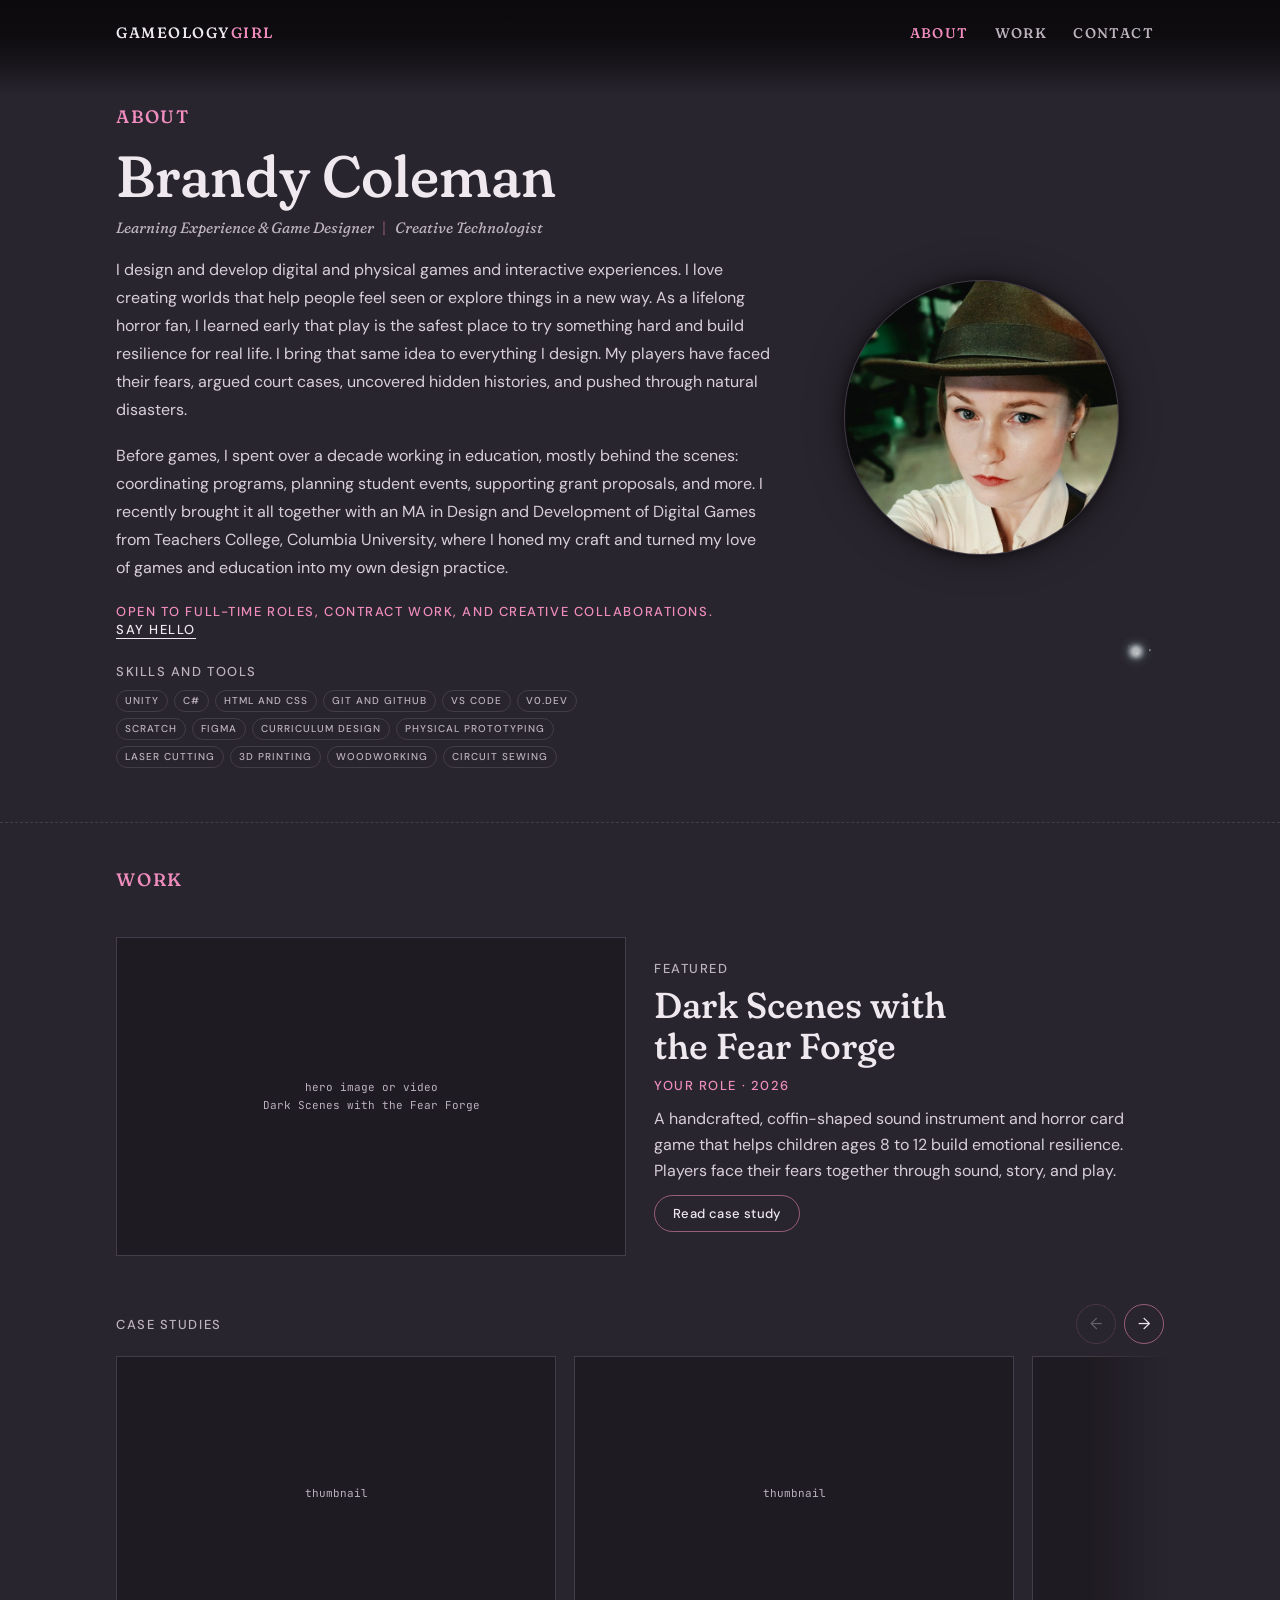
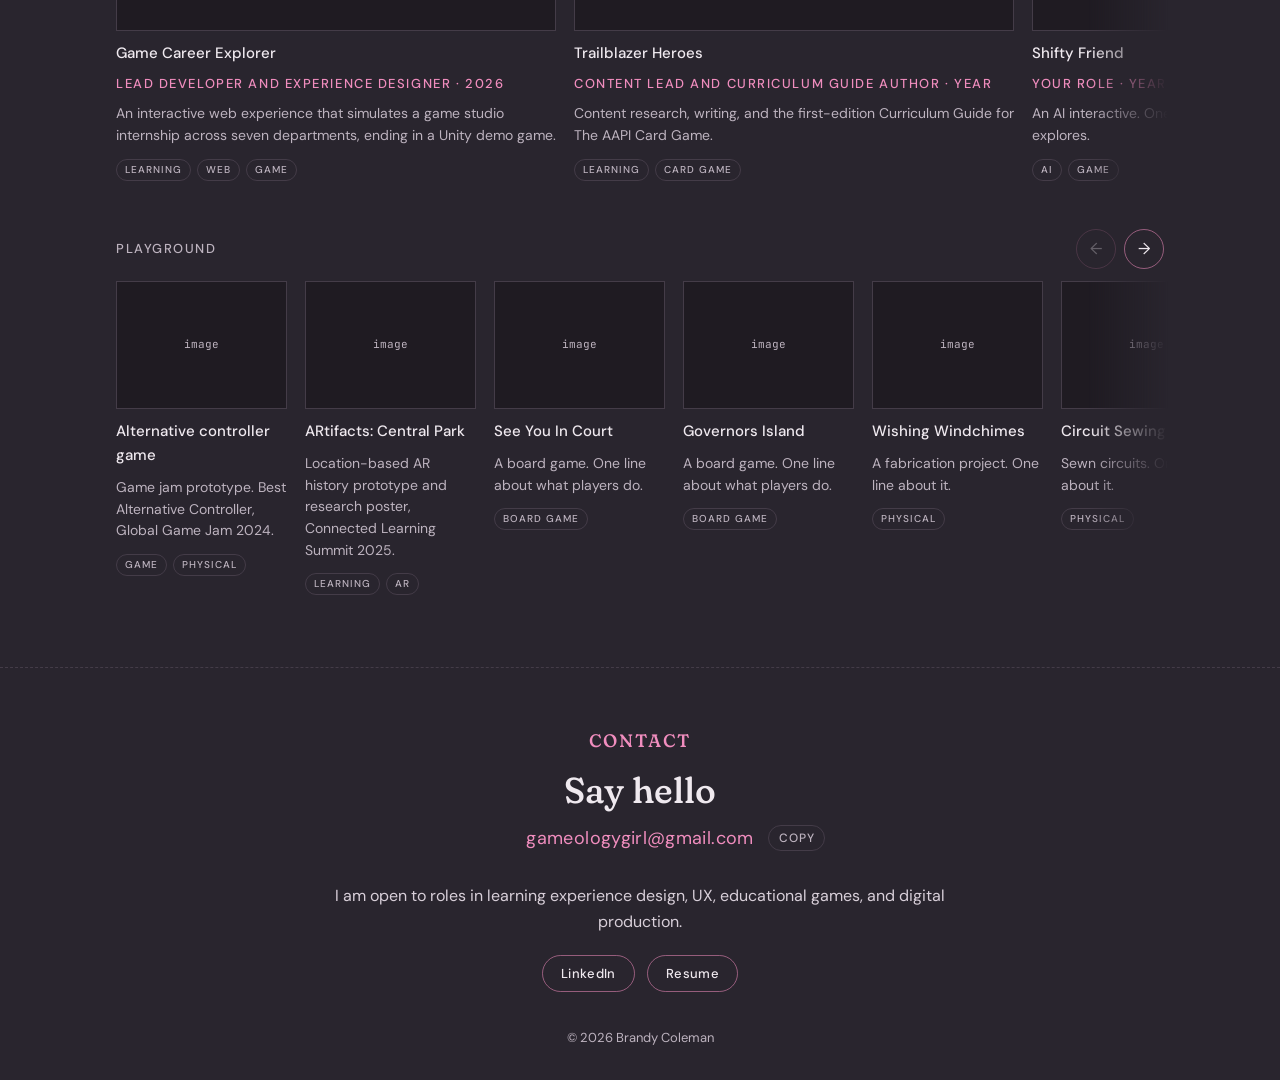
<file: index.html>
<!doctype html> <!-- Tells the browser this is a modern web page. Always keep this as the very first line. -->
<!--
=========================================================================
  HOW TO ADD AND CHANGE THINGS  (a quick guide for future you)
=========================================================================
  Your site is 3 main files that work together:
    index.html = the words and boxes on the page (this file)
    style.css  = how everything looks (colors, sizes, spacing)
    script.js  = how things move, plus the words inside the pop-ups
  Tip: In VS Code, press Ctrl+F (Cmd+F on a Mac) to search for the words in
  quotes below, like "PLAYGROUND CARD TEMPLATE", to jump right to the spot.

  .......................................................................
  1. ADD A NEW CASE STUDY
  .......................................................................
  a) Pick a short id: lowercase letters and dashes only, like "space-game".
  b) In this file, search for "CASE STUDY CARD TEMPLATE". Copy one whole card,
     from the line that starts with <div class="stack project-card" down to
     its "End of case study card" line. Paste it right after the last card.
  c) In the card you pasted, change:
       data-open="..."   to your new id
       aria-label="..."  to "Open [Project name] case study"
       the project name, role line, description, and tags.
  d) In script.js, search for "const PROJECTS". Copy one whole project block,
     from its id line (like 'shifty-friend': {) down to its closing },
     and paste it just above the line that says "End of PROJECTS."
     Change the id to match, then fill in the words.
     Check that the block above yours ends with }, (a comma after the bracket).
  e) In script.js, search for "const PROJECT_ORDER" and add your id in quotes,
     with a comma, where you want it in the "Next" order.
  f) Save, then check it with Live Server.

  .......................................................................
  2. ADD A NEW PLAYGROUND PROJECT
  .......................................................................
  a) Pick a short id, like "pixel-pets".
  b) In this file, search for "PLAYGROUND CARD TEMPLATE". Copy one whole card,
     from <div class="stack project-card playground-card" down to its
     "End of playground card" line. Paste it where you want it in the row.
  c) Change data-quick="..." to your id, and change aria-label, the name,
     the description, and the tags.
  d) In script.js, search for "const QUICK_LOOKS". Copy one whole project block
     and paste it inside the list. Change the id to match and fill in the words.
     The order of this list is the order of the Previous and Next buttons.

  .......................................................................
  3. ADD OR CHANGE TAGS (the little pills like GAME or LEARNING)
  .......................................................................
  On a card in this file: inside <ul class="tags">, each tag is one
    <li>Word</li>. Add one, delete one, or change the word.
  In a Playground quick look (script.js): change the tags: line, like
    tags: ['Game', 'Physical'],   Each word in quotes, with commas between.

  .......................................................................
  4. ADD OR CHANGE SKILLS AND TOOLS
  .......................................................................
  Search this file for "Skills and tools". Each skill is one <li>Word</li>
  in the list right under it. Add, remove, or reorder them.

  .......................................................................
  5. ADD REAL PHOTOS AND VIDEOS
  .......................................................................
  a) Make a folder named images next to index.html and put your files in it.
     Photos: .jpg or .png. Animations: .gif. Videos: .mp4 (keep them short and silent).
     Keep each photo under about 1600 pixels wide so the site loads fast.
  b) A card picture (in this file): find the card's gray box, like
       <div class="placeholder thumbnail">
     Remove the word placeholder from its class, then replace the
     <span class="placeholder-label">...</span> line with:
       <img src="images/your-photo.jpg" alt="Short description of the photo">
     For Playground cards, replace the word "image" inside the box the same way.
     Delete the "preview loop playing" line unless the card shows a video.
  c) A case study pop-up picture (script.js): set media: to your file, like
       media: 'images/dsff-hero.jpg',
  d) A Playground pop-up: set media: for one big picture, or for physical
     projects, set photos: to a list, like
       photos: ['images/chimes-1.jpg', 'images/chimes-2.jpg', 'images/chimes-3.jpg'],
  e) Your portrait: replace portrait.jpg with a new square photo of the same name.

  .......................................................................
  6. CHANGE A CASE STUDY STORY
  .......................................................................
  In script.js, each case study has a sections: list. Each story part is
    ['Heading', '<p class="body-text">Your words.</p>'],
  Copy a line to add a part, or delete a line to remove one.
  To add a quote: change the quote: line. To remove it: delete that line.

  .......................................................................
  7. ADD A LINK BUTTON TO A PLAYGROUND PROJECT
  .......................................................................
  In script.js, change the links: line, like
    links: [{ label: 'Play on Scratch', url: 'https://scratch.mit.edu/projects/123' }]
  Until url has a web address, the button shows faded so it never leads nowhere.

  .......................................................................
  8. CHANGE COLORS, FONTS, OR THE BALL
  .......................................................................
  Colors and fonts: style.css, section 1 (EASY SETTINGS).
  Background fade and ball speed: script.js, section 1 (EASY SETTINGS).

  .......................................................................
  9. PUT YOUR CHANGES ON THE LIVE SITE
  .......................................................................
  Save every file, check it with Live Server, then in VS Code's Source
  Control panel: type a short message, click Commit, then Sync Changes.
  Wait a minute or two, then refresh gameologygirl.com.

  .......................................................................
  10. WORD HELPER (what the code words mean)
  .......................................................................
  Tag       = a label in pointy brackets, like <p>. Most tags come in pairs:
              <p> starts something and </p> (with a slash) ends it.
  <p>       = a paragraph of words.     <h1>, <h2>, <h3> = headings (titles).
  <div>     = a box that holds other things.     <span> = a small piece of words.
  <ul>, <li> = a list, and one thing in that list.
  <a>       = a link.     <img> = a picture.     <button> = something you click.
  class=""  = a name that tells style.css how this part should look.
  id=""     = a one-of-a-kind name, so script.js and links can find this part.
  Notes     = words for people, like this whole guide. A note starts with
              <!  then two dashes, and ends with two dashes then  >
              The browser skips everything inside a note.
  &amp;     = how you write the & sign so the browser does not get confused.

  .......................................................................
  11. SAFE EDITING RULES
  .......................................................................
  - Change the words BETWEEN the tags. Leave the pointy brackets alone.
  - If you delete a start tag like <p>, delete its end tag </p> too.
  - Keep the quote marks around class="..." and other names.
  - Made a mistake? Press Ctrl+Z (Cmd+Z on a Mac) to undo.
  - Always check your change with Live Server before you push it.
=========================================================================
-->
<html lang="en"> <!-- The start of the whole page. lang="en" says the page is in English. -->
<head> <!-- The head holds behind-the-scenes info. Nothing in here shows on the page itself. -->
  <meta charset="utf-8"> <!-- Lets the page show every kind of letter and symbol correctly. -->
  <meta name="viewport" content="width=device-width, initial-scale=1, viewport-fit=cover"> <!-- Makes the page fit phone screens instead of looking tiny. -->
  <!-- Version note (only people reading the code see this): portfolio version 1_9_27_26 -->
  <title>Brandy Coleman | Learning Experience and Game Designer, Creative Technologist</title> <!-- The name on the browser tab and the big blue link in Google results. -->
  <meta name="description" content="Brandy Coleman designs games and interactive experiences that help people learn, feel, and connect."> <!-- The gray sentence under your link in Google results. Keep it under about 155 letters. -->
  <link rel="canonical" href="https://gameologygirl.com/"> <!-- Tells Google which web address is the "real" one for this page. -->
  <link rel="icon" href="favicon.svg" type="image/svg+xml"> <!-- The tiny tab icon: a ball of light. -->
  <link rel="icon" href="favicon-32.png" sizes="32x32" type="image/png"> <!-- A backup tab icon for browsers that cannot show the one above. -->
  <link rel="apple-touch-icon" href="apple-touch-icon.png"> <!-- The icon used if someone saves your site to their phone's home screen. -->
  <meta name="theme-color" content="#29252E"> <!-- Tints the browser's top bar on some phones to match your page. -->

  <!-- SHARING PREVIEW: what shows up when someone pastes your link into LinkedIn, Slack, or a text message. -->
  <meta property="og:type" content="website"> <!-- "og" stands for Open Graph, the format these apps read. This says the link is a website. -->
  <meta property="og:url" content="https://gameologygirl.com/"> <!-- Your site's address. -->
  <meta property="og:title" content="Brandy Coleman | Learning Experience and Game Designer, Creative Technologist"> <!-- The bold title on the preview card. -->
  <meta property="og:description" content="Brandy Coleman designs games and interactive experiences that help people learn, feel, and connect."> <!-- The smaller text on the preview card. -->
  <meta property="og:image" content="https://gameologygirl.com/og-image.png"> <!-- The preview picture. It must be a full web address, so it only works once the site is live. -->
  <meta property="og:image:width" content="1200"> <!-- The picture's width in pixels. -->
  <meta property="og:image:height" content="630"> <!-- The picture's height in pixels. -->
  <meta property="og:image:alt" content="A small glowing ball of light on a dark purple background."> <!-- Describes the picture for screen readers. -->
  <meta name="twitter:card" content="summary_large_image"> <!-- Asks X (Twitter) and similar apps to show the big picture version of the card. -->
  <link rel="preconnect" href="https://fonts.googleapis.com"> <!-- Says hello to Google Fonts early so the fonts load faster. -->
  <link rel="preconnect" href="https://fonts.gstatic.com" crossorigin> <!-- Same idea, for the server that sends the actual font files. -->
  <link rel="stylesheet" href="https://fonts.googleapis.com/css2?family=Fraunces:ital,opsz,wght,SOFT@0,9..144,500,100;1,9..144,400,100&family=DM+Sans:opsz,wght@9..40,400;9..40,500&family=JetBrains+Mono:wght@400&display=swap"> <!-- Loads our three fonts: Fraunces (fancy serif), DM Sans (body text), JetBrains Mono (placeholder labels only). -->
  <link rel="stylesheet" href="style.css"> <!-- Loads our style file. style.css decides colors, sizes, and layout. -->
  <!-- VISIT STATS (GoatCounter: free, no cookies, so no cookie banner needed).
       To turn it on: 1) Make a free account at goatcounter.com and pick a code, like "gameologygirl".
       2) In the line below, replace YOUR-CODE with your code.
       3) On the line below, delete the note marks at the very start (less-than, !, and two dashes) and at the very end (two dashes and greater-than). Then visits show up on your GoatCounter page. -->
  <!-- <script data-goatcounter="https://YOUR-CODE.goatcounter.com/count" async src="https://gc.zgo.at/count.js"></script> -->
</head> <!-- End of the behind-the-scenes part. -->
<body> <!-- Everything inside body is what visitors actually see. -->

  <!-- ===================== BACKGROUND LAYERS ===================== -->
  <div id="background-color-layer" aria-hidden="true"></div> <!-- A full-screen color layer behind everything. script.js fades its color as you scroll. aria-hidden means screen readers skip it. -->
  <canvas id="sparkle-canvas" aria-hidden="true"></canvas> <!-- A see-through drawing board on top of the page. script.js draws the sparkles and fireworks here. -->

  <!-- ===================== HEADER (top bar) ===================== -->
  <header> <!-- The floating header at the top of the screen. -->
    <div class="header-inner"> <!-- A box that keeps the header lined up with the rest of the page. -->
      <a class="logo" href="#about" id="logo" aria-label="GameologyGirl, back to top"><span class="logo-full">GAMEOLOGY<span class="logo-pink">GIRL</span></span><span class="logo-short" aria-hidden="true">G<span class="logo-pink">G</span></span></a> <!-- The logo. Clicking it glides back to the top. Phones show the short "GG" version so the menu fits. -->
      <nav aria-label="Sections"> <!-- nav means "navigation." aria-label tells screen readers what this menu is for. -->
        <ol class="menu"> <!-- ol is a list. Each li below is one menu item. -->
          <li><button data-go="0" aria-current="true">About</button></li> <!-- data-go="0" means "glide to section number 0" (the first section). -->
          <li><button data-go="1">Work</button></li> <!-- data-go="1" means the second section. Computers count from 0! -->
          <li><button data-go="2">Contact</button></li> <!-- data-go="2" means the third section. -->
        </ol> <!-- End of the menu list. -->
      </nav> <!-- End of the navigation. -->
    </div> <!-- End of header-inner. -->
  </header> <!-- End of the header. -->

  <!-- ===================== MAIN PAGE CONTENT ===================== -->
  <main id="stage"> <!-- main holds all the sections. id="stage" lets script.js find it, because the ball lives in here too. -->

    <!-- ---------- SECTION 1: ABOUT ---------- -->
    <section class="section" id="about" aria-label="About"> <!-- Every section uses class="section" so script.js can count them. aria-label names this area for screen readers. -->
      <div class="section-inner"> <!-- Keeps the content from getting too wide on big screens. -->
        <p class="section-title">About</p> <!-- The small pink title. Not a heading on purpose: your name below is the main heading (h1) for this part. -->
        <div class="two-columns"> <!-- Puts the text on the left and the portrait on the right. -->
          <div class="stack"> <!-- A stack puts things on top of each other with even spacing. -->
            <h1>Brandy Coleman</h1> <!-- h1 is the biggest, most important heading. Use only one per page. -->
            <p class="subtitle"><span class="subtitle-part">Learning Experience &amp; Game Designer</span><span class="subtitle-divider" aria-hidden="true">|</span><span class="visually-hidden">, </span><span class="subtitle-part">Creative Technologist</span></p> <!-- The italic line under your name. &amp; shows as "&". Each title sits in a "subtitle-part" so it never splits across two lines. The | is the soft pink line between your titles. The hidden comma makes screen readers pause there. -->
            <p class="body-text">I design and develop digital and physical games and interactive experiences. I love creating worlds that help people feel seen or explore things in a new way. As a lifelong horror fan, I learned early that play is the safest place to try something hard and build resilience for real life. I bring that same idea to everything I design. My players have faced their fears, argued court cases, uncovered hidden histories, and pushed through natural disasters.</p> <!-- First bio paragraph: what you make, why you make it, and the big idea behind your work. Edit the words freely. -->
            <p class="body-text">Before games, I spent over a decade working in education, mostly behind the scenes: coordinating programs, planning student events, supporting grant proposals, and more. I recently brought it all together with an MA in Design and Development of Digital Games from Teachers College, Columbia University, where I honed my craft and turned my love of games and education into my own design practice.</p> <!-- Second bio paragraph: your education background and your degree. Once your resume PDF is in the site folder, "and more" can link to it. -->
            <p class="role-line open-line">Open to full-time roles, contract work, and creative collaborations. <a class="say-hello" href="#contact">Say hello</a></p> <!-- Pink "open to work" line. "Say hello" glides down to Contact (script.js handles the glide). When you take a job, delete this whole line or change the words. -->
            <!-- To add a skill or tool, add one <li>Word</li> to the list below (see HOW TO #4 at the top of this file). -->
            <div class="tools"> <!-- Your skills and the tools you use, so recruiters can spot them quickly. -->
              <h2 class="small-label" id="tools-title">Skills and tools</h2> <!-- Tiny label. Change the words between the tags to rename it. -->
              <ul class="tags" aria-labelledby="tools-title"><li>Unity</li><li>C#</li><li>HTML and CSS</li><li>Git and GitHub</li><li>VS Code</li><li>v0.dev</li><li>Scratch</li><li>Figma</li><li>Curriculum design</li><li>Physical prototyping</li><li>Laser cutting</li><li>3D printing</li><li>Woodworking</li><li>Circuit sewing</li></ul> <!-- One <li> per tool. Add, remove, or reorder freely. -->
            </div> <!-- End of the tools. -->
          </div> <!-- End of the text stack. -->
          <img class="portrait" src="portrait.jpg" alt="Brandy Coleman in a brown felt hat" width="640" height="640"> <!-- Your portrait. alt describes the photo for screen readers. To swap it, replace portrait.jpg with a new square photo of the same name. -->
        </div> <!-- End of two-columns. -->
      </div> <!-- End of section-inner. -->
    </section> <!-- End of the About section. -->

    <!-- ---------- SECTION 2: WORK ---------- -->
    <section class="section" id="work" aria-labelledby="work-title"> <!-- The Work section. aria-labelledby tells screen readers its name is the heading with id="work-title". -->
      <div class="section-inner roomy"> <!-- "roomy" adds extra space between the parts of this section. -->
        <h2 class="section-title" id="work-title">Work</h2> <!-- Section title. h2 = a main part of the page, so screen reader users can jump here. -->
        <div class="two-columns equal"> <!-- "equal" makes both columns the same width. -->
          <button class="placeholder thumbnail featured-image" data-open="dsff" aria-label="Open Dark Scenes with the Fear Forge case study"> <!-- The big featured image. data-open="dsff" tells script.js which case study to open when clicked. -->
            <span class="placeholder-label">hero image or video<br>Dark Scenes with the Fear Forge</span> <!-- Gray placeholder words. <br> means "new line." -->
            <span class="preview-label">preview loop playing</span> <!-- This little label only shows while you hover. -->
          </button> <!-- End of the featured image button. -->
          <div class="stack"> <!-- The text next to the featured image. -->
            <span class="small-label">Featured</span> <!-- Tiny label above the project name. -->
            <h3 class="title-large">Dark Scenes with the Fear Forge</h3> <!-- h3 = a part inside Work. "title-large" keeps it looking big. -->
            <p class="role-line">Your role · 2026</p> <!-- Your role and the year, in pink so it stands out. Edit the words freely. -->
            <p class="body-text">A handcrafted, coffin-shaped sound instrument and horror card game that helps children ages 8 to 12 build emotional resilience. Players face their fears together through sound, story, and play.</p> <!-- Short project description. -->
            <button class="glow-button" data-open="dsff">Read case study</button> <!-- A glowing pill button. It also opens the DSFF case study. -->
          </div> <!-- End of the featured text. -->
        </div> <!-- End of the featured row. -->

        <div class="peek-carousel"> <!-- A sideways-scrolling row of case study cards. You see some cards fully and "peek" at the next one. -->
          <div class="peek-header"> <!-- The label on the left and the arrows on the right, on one line. -->
            <h3 class="small-label">Case studies</h3> <!-- A heading for screen readers (h3 = a part inside Work), styled as a tiny label like Featured. -->
            <div class="peek-controls"> <!-- The two arrow buttons for mouse users. Phones can just swipe. -->
              <button class="peek-arrow" data-direction="-1" aria-label="Show previous case studies">←</button> <!-- Scrolls the row back one card. -->
              <button class="peek-arrow" data-direction="1" aria-label="Show more case studies">→</button> <!-- Scrolls the row forward one card. -->
            </div> <!-- End of the arrow buttons. -->
          </div> <!-- End of the label and arrows. -->
          <!-- CASE STUDY CARD TEMPLATE: to add a case study, copy one whole card below (see HOW TO #1 at the top of this file). -->
          <div class="peek-row" id="project-row"> <!-- The row itself. Each card here opens a full case study. -->
            <div class="stack project-card" data-open="career-explorer" tabindex="0" role="button" aria-label="Open Game Career Explorer case study"> <!-- Case study card 1. data-open must match a project id in script.js. -->
              <div class="placeholder thumbnail"> <!-- Thumbnail area. Swap for an <img> or <video> later. -->
                <span class="placeholder-label">thumbnail</span> <!-- Placeholder word. -->
                <span class="preview-label">preview loop playing</span> <!-- Shows on hover. -->
              </div> <!-- End of thumbnail. -->
              <b class="project-name">Game Career Explorer</b> <!-- Project name. -->
              <p class="role-line">Lead developer and experience designer · 2026</p> <!-- Your role and the year, in pink so it stands out. Edit the words freely. -->
              <p class="body-text small">An interactive web experience that simulates a game studio internship across seven departments, ending in a Unity demo game.</p> <!-- One-line description. -->
              <ul class="tags" aria-label="Project type"><li>Learning</li><li>Web</li><li>Game</li></ul> <!-- Small tags that say what kind of project this is. Add or remove <li> items. -->
            </div> <!-- End of case study card 1. -->
            <div class="stack project-card" data-open="trailblazer-heroes" tabindex="0" role="button" aria-label="Open Trailblazer Heroes case study"> <!-- Case study card 2. data-open must match a project id in script.js. -->
              <div class="placeholder thumbnail"> <!-- Thumbnail area. Swap for an <img> or <video> later. -->
                <span class="placeholder-label">thumbnail</span> <!-- Placeholder word. -->
                <span class="preview-label">preview loop playing</span> <!-- Shows on hover. -->
              </div> <!-- End of thumbnail. -->
              <b class="project-name">Trailblazer Heroes</b> <!-- Project name. -->
              <p class="role-line">Content lead and Curriculum Guide author · Year</p> <!-- Your role and the year, in pink so it stands out. Edit the words freely. -->
              <p class="body-text small">Content research, writing, and the first-edition Curriculum Guide for The AAPI Card Game.</p> <!-- One-line description. -->
              <ul class="tags" aria-label="Project type"><li>Learning</li><li>Card game</li></ul> <!-- Small tags that say what kind of project this is. Add or remove <li> items. -->
            </div> <!-- End of case study card 2. -->
            <div class="stack project-card" data-open="shifty-friend" tabindex="0" role="button" aria-label="Open Shifty Friend case study"> <!-- Case study card 3. data-open must match a project id in script.js. -->
              <div class="placeholder thumbnail"> <!-- Thumbnail area. Swap for an <img> or <video> later. -->
                <span class="placeholder-label">thumbnail</span> <!-- Placeholder word. -->
                <span class="preview-label">preview loop playing</span> <!-- Shows on hover. -->
              </div> <!-- End of thumbnail. -->
              <b class="project-name">Shifty Friend</b> <!-- Project name. -->
              <p class="role-line">Your role · Year</p> <!-- Your role and the year, in pink so it stands out. Edit the words freely. -->
              <p class="body-text small">An AI interactive. One sentence about what players do and what it explores.</p> <!-- One-line description. -->
              <ul class="tags" aria-label="Project type"><li>AI</li><li>Game</li></ul> <!-- Small tags that say what kind of project this is. Add or remove <li> items. -->
            </div> <!-- End of case study card 3. -->
            <div class="stack project-card" data-open="steamnasium" tabindex="0" role="button" aria-label="Open STEAMnasium Photo Booth and I Spy case study"> <!-- Case study card 4. data-open must match a project id in script.js. -->
              <div class="placeholder thumbnail"> <!-- Thumbnail area. Swap for an <img> or <video> later. -->
                <span class="placeholder-label">thumbnail</span> <!-- Placeholder word. -->
                <span class="preview-label">preview loop playing</span> <!-- Shows on hover. -->
              </div> <!-- End of thumbnail. -->
              <b class="project-name">STEAMnasium Photo Booth and I Spy</b> <!-- Project name. -->
              <p class="role-line">Co-designer and fabricator · 2025 and 2026</p> <!-- Your role and the year, in pink so it stands out. Edit the words freely. -->
              <p class="body-text small">Interactive exhibits co-designed and fabricated for a public STEAM learning event: a photo booth and an I Spy game.</p> <!-- One-line description. -->
              <ul class="tags" aria-label="Project type"><li>Physical</li><li>Learning</li></ul> <!-- Small tags that say what kind of project this is. Add or remove <li> items. -->
            </div> <!-- End of case study card 4. -->
          </div> <!-- End of the peek row. -->
        </div> <!-- End of the peek carousel. -->

        <div class="peek-carousel playground" id="playground"> <!-- PLAYGROUND: smaller projects, experiments, and prototypes. Built just like the case study row, with smaller cards. -->
          <div class="peek-header"> <!-- The label on the left and the arrows on the right, on one line. -->
            <h3 class="small-label">Playground</h3> <!-- A heading for screen readers (h3 = a part inside Work), styled as a tiny label. -->
            <div class="peek-controls"> <!-- The two arrow buttons for mouse users. Phones can just swipe. -->
              <button class="peek-arrow" data-direction="-1" aria-label="Show previous Playground projects">←</button> <!-- Scrolls the row back one card. -->
              <button class="peek-arrow" data-direction="1" aria-label="Show more Playground projects">→</button> <!-- Scrolls the row forward one card. -->
            </div> <!-- End of the arrow buttons. -->
          </div> <!-- End of the label and arrows. -->
          <!-- PLAYGROUND CARD TEMPLATE: to add a Playground project, copy one whole card below (see HOW TO #2 at the top of this file). -->
          <div class="peek-row" id="playground-row"> <!-- The row itself. It scrolls sideways and snaps each card into place. -->
            <div class="stack project-card playground-card" data-quick="alt-controller" tabindex="0" role="button" aria-label="Open Alternative controller game quick look"> <!-- Playground card 1. data-quick must match an id in QUICK_LOOKS in script.js. -->
              <div class="placeholder playground-thumb">image</div> <!-- Small picture area. -->
              <h4 class="project-name">Alternative controller game</h4> <!-- Project name. h4 = one item inside Playground. -->
              <p class="body-text small">Game jam prototype. Best Alternative Controller, Global Game Jam 2024.</p> <!-- One-line description. -->
              <ul class="tags" aria-label="Project type"><li>Game</li><li>Physical</li></ul> <!-- Small tags that say what kind of project this is. Add or remove <li> items. -->
            </div> <!-- End of playground card 1. -->
            <div class="stack project-card playground-card" data-quick="ar-history" tabindex="0" role="button" aria-label="Open ARtifacts: Central Park quick look"> <!-- Playground card 2. data-quick must match an id in QUICK_LOOKS in script.js. -->
              <div class="placeholder playground-thumb">image</div> <!-- Small picture area. -->
              <h4 class="project-name">ARtifacts: Central Park</h4> <!-- Project name. h4 = one item inside Playground. -->
              <p class="body-text small">Location-based AR history prototype and research poster, Connected Learning Summit 2025.</p> <!-- One-line description. -->
              <ul class="tags" aria-label="Project type"><li>Learning</li><li>AR</li></ul> <!-- Small tags that say what kind of project this is. Add or remove <li> items. -->
            </div> <!-- End of playground card 2. -->
            <div class="stack project-card playground-card" data-quick="see-you-in-court" tabindex="0" role="button" aria-label="Open See You In Court quick look"> <!-- Playground card 3. data-quick must match an id in QUICK_LOOKS in script.js. -->
              <div class="placeholder playground-thumb">image</div> <!-- Small picture area. -->
              <h4 class="project-name">See You In Court</h4> <!-- Project name. h4 = one item inside Playground. -->
              <p class="body-text small">A board game. One line about what players do.</p> <!-- One-line description. -->
              <ul class="tags" aria-label="Project type"><li>Board game</li></ul> <!-- Small tags that say what kind of project this is. Add or remove <li> items. -->
            </div> <!-- End of playground card 3. -->
            <div class="stack project-card playground-card" data-quick="governors-island" tabindex="0" role="button" aria-label="Open Governors Island quick look"> <!-- Playground card 4. data-quick must match an id in QUICK_LOOKS in script.js. -->
              <div class="placeholder playground-thumb">image</div> <!-- Small picture area. -->
              <h4 class="project-name">Governors Island</h4> <!-- Project name. h4 = one item inside Playground. -->
              <p class="body-text small">A board game. One line about what players do.</p> <!-- One-line description. -->
              <ul class="tags" aria-label="Project type"><li>Board game</li></ul> <!-- Small tags that say what kind of project this is. Add or remove <li> items. -->
            </div> <!-- End of playground card 4. -->
            <div class="stack project-card playground-card" data-quick="windchimes" tabindex="0" role="button" aria-label="Open Wishing Windchimes quick look"> <!-- Playground card 5. data-quick must match an id in QUICK_LOOKS in script.js. -->
              <div class="placeholder playground-thumb">image</div> <!-- Small picture area. -->
              <h4 class="project-name">Wishing Windchimes</h4> <!-- Project name. h4 = one item inside Playground. -->
              <p class="body-text small">A fabrication project. One line about it.</p> <!-- One-line description. -->
              <ul class="tags" aria-label="Project type"><li>Physical</li></ul> <!-- Small tags that say what kind of project this is. Add or remove <li> items. -->
            </div> <!-- End of playground card 5. -->
            <div class="stack project-card playground-card" data-quick="circuit-sewing" tabindex="0" role="button" aria-label="Open Circuit Sewing quick look"> <!-- Playground card 6. data-quick must match an id in QUICK_LOOKS in script.js. -->
              <div class="placeholder playground-thumb">image</div> <!-- Small picture area. -->
              <h4 class="project-name">Circuit Sewing</h4> <!-- Project name. h4 = one item inside Playground. -->
              <p class="body-text small">Sewn circuits. One line about it.</p> <!-- One-line description. -->
              <ul class="tags" aria-label="Project type"><li>Physical</li></ul> <!-- Small tags that say what kind of project this is. Add or remove <li> items. -->
            </div> <!-- End of playground card 6. -->
            <div class="stack project-card playground-card" data-quick="wood-gear" tabindex="0" role="button" aria-label="Open Wood and Gear Work quick look"> <!-- Playground card 7. data-quick must match an id in QUICK_LOOKS in script.js. -->
              <div class="placeholder playground-thumb">image</div> <!-- Small picture area. -->
              <h4 class="project-name">Wood and Gear Work</h4> <!-- Project name. h4 = one item inside Playground. -->
              <p class="body-text small">Woodworking and gears. One line about it.</p> <!-- One-line description. -->
              <ul class="tags" aria-label="Project type"><li>Physical</li></ul> <!-- Small tags that say what kind of project this is. Add or remove <li> items. -->
            </div> <!-- End of playground card 7. -->
            <div class="stack project-card playground-card" data-quick="graveyard" tabindex="0" role="button" aria-label="Open Graveyard quick look"> <!-- Playground card 8. data-quick must match an id in QUICK_LOOKS in script.js. -->
              <div class="placeholder playground-thumb">image</div> <!-- Small picture area. -->
              <h4 class="project-name">Graveyard</h4> <!-- Project name. h4 = one item inside Playground. -->
              <p class="body-text small">A Scratch click game.</p> <!-- One-line description. -->
              <ul class="tags" aria-label="Project type"><li>Game</li></ul> <!-- Small tags that say what kind of project this is. Add or remove <li> items. -->
            </div> <!-- End of playground card 8. -->
            <div class="stack project-card playground-card" data-quick="dino-tweak" tabindex="0" role="button" aria-label="Open Dino Tweak quick look"> <!-- Playground card 9. data-quick must match an id in QUICK_LOOKS in script.js. -->
              <div class="placeholder playground-thumb">image</div> <!-- Small picture area. -->
              <h4 class="project-name">Dino Tweak</h4> <!-- Project name. h4 = one item inside Playground. -->
              <p class="body-text small">A Scratch click game.</p> <!-- One-line description. -->
              <ul class="tags" aria-label="Project type"><li>Game</li></ul> <!-- Small tags that say what kind of project this is. Add or remove <li> items. -->
            </div> <!-- End of playground card 9. -->
            <div class="stack project-card playground-card" data-quick="dark-romance" tabindex="0" role="button" aria-label="Open Dark Romance quick look"> <!-- Playground card 10. data-quick must match an id in QUICK_LOOKS in script.js. -->
              <div class="placeholder playground-thumb">image</div> <!-- Small picture area. -->
              <h4 class="project-name">Dark Romance</h4> <!-- Project name. h4 = one item inside Playground. -->
              <p class="body-text small">A Unity game.</p> <!-- One-line description. -->
              <ul class="tags" aria-label="Project type"><li>Game</li></ul> <!-- Small tags that say what kind of project this is. Add or remove <li> items. -->
            </div> <!-- End of playground card 10. -->
            <div class="stack project-card playground-card" data-quick="missing-sister" tabindex="0" role="button" aria-label="Open Missing Sister quick look"> <!-- Playground card 11. data-quick must match an id in QUICK_LOOKS in script.js. -->
              <div class="placeholder playground-thumb">image</div> <!-- Small picture area. -->
              <h4 class="project-name">Missing Sister</h4> <!-- Project name. h4 = one item inside Playground. -->
              <p class="body-text small">A Unity game.</p> <!-- One-line description. -->
              <ul class="tags" aria-label="Project type"><li>Game</li></ul> <!-- Small tags that say what kind of project this is. Add or remove <li> items. -->
            </div> <!-- End of playground card 11. -->
          </div> <!-- End of the peek row. -->
        </div> <!-- End of the playground. -->
      </div> <!-- End of section-inner. -->
    </section> <!-- End of the Work section. -->

    <!-- ---------- SECTION 3: CONTACT ---------- -->
    <section class="section" id="contact" aria-labelledby="contact-title"> <!-- The Contact section. Its content is centered (see style.css). -->
      <div class="section-inner"> <!-- Keeps the width tidy. -->
        <h2 class="section-title" id="contact-title">Contact</h2> <!-- Section title. h2 = a main part of the page. -->
        <h3 class="title-large">Say hello</h3> <!-- h3 = a part inside Contact. "title-large" keeps it looking big. -->
        <p class="email-row"> <!-- Your email, centered, with the Copy button hanging off its right side. -->
          <span class="email-wrap"> <!-- Holds the email and the button together, so the button can sit just past the end of the email. -->
          <a class="email" href="mailto:gameologygirl@gmail.com">gameologygirl@gmail.com</a> <!-- Clicking it opens the visitor's email app. "mailto:" means "start an email to this address." -->
          <button class="copy-button" id="copy-email" type="button" data-copy="gameologygirl@gmail.com">Copy</button> <!-- Copies your email so people can paste it anywhere. -->
          </span> <!-- End of email-wrap. -->
        </p> <!-- End of the email row. -->
        <p class="body-text">I am open to roles in learning experience design, UX, educational games, and digital production.</p> <!-- Short message. -->
        <div class="button-row"> <!-- Holds the buttons side by side. -->
          <a class="glow-button" href="https://www.linkedin.com/in/gameologygirl/" target="_blank" rel="noopener">LinkedIn</a> <!-- A real link to LinkedIn. target="_blank" opens it in a new tab. -->
          <a class="glow-button" href="resume.pdf" target="_blank" rel="noopener">Resume</a> <!-- Opens your resume. Put a file named resume.pdf next to this page. -->
        </div> <!-- End of button-row. -->
      </div> <!-- End of section-inner. -->
    </section> <!-- End of the Contact section. -->

    <!-- ---------- THE BALL OF LIGHT ---------- -->
    <button id="ball" aria-label="Ball of light. Touch it."> <!-- The invisible touch area around the ball. It is bigger than the light so people never quite reach it. -->
      <span class="ball-light"></span> <!-- The glowing light itself. All its looks are in style.css. -->
    </button> <!-- End of the ball. -->

  </main> <!-- End of the main content. -->

  <!-- ===================== FOOTER ===================== -->
  <footer class="site-footer"> <!-- The small line at the very bottom of the page. -->
    <p>© 2026 Brandy Coleman</p> <!-- © is the copyright symbol. Change the year each January. -->
  </footer> <!-- End of the footer. -->

  <!-- ===================== CASE STUDY POP-UP ===================== -->
  <div id="case-study" class="case-study" role="dialog" aria-modal="true" aria-labelledby="case-title" hidden> <!-- The full-screen pop-up. "hidden" keeps it invisible until a project is clicked. script.js fills in the words. -->
    <div class="case-study-panel" id="case-study-panel"> <!-- The dark panel that slides up. -->
      <div class="case-study-top"> <!-- The top strip that stays put while you scroll. -->
        <span class="case-study-kicker">Case study</span> <!-- Small pink label. -->
        <button class="close-button" id="close-button" aria-label="Close case study">Close <span aria-hidden="true">✕</span></button> <!-- Closes the pop-up. The ✕ is just decoration. -->
      </div> <!-- End of the top strip. -->
      <div class="case-study-body"> <!-- Everything below the top strip. -->
        <section class="placard"> <!-- The "museum placard": a big image with a wall label beside it. -->
          <div class="placeholder placard-media" id="case-media">hero image or video</div> <!-- The big image area. -->
          <div class="wall-label"> <!-- The wall label with the pink line down its side. -->
            <h2 class="wall-label-title" id="case-title"></h2> <!-- Project title (filled in by script.js). -->
            <p class="wall-label-credit" id="case-credit"></p> <!-- "Brandy Coleman, year" (filled in by script.js). -->
            <p class="wall-label-line" id="case-materials"></p> <!-- Materials or tools. -->
            <p class="wall-label-line soft" id="case-role"></p> <!-- Your role. -->
            <p class="wall-label-note" id="case-note"></p> <!-- One-sentence description. -->
          </div> <!-- End of the wall label. -->
        </section> <!-- End of the placard. -->
        <blockquote class="case-quote" id="case-quote" hidden> <!-- A short quote from a player, teacher, or partner. Hidden when a project has no quote. -->
          <p id="case-quote-text"></p> <!-- The quote itself (filled in by script.js). -->
          <footer id="case-quote-by"></footer> <!-- Who said it. -->
        </blockquote> <!-- End of the quote. -->
        <section class="story" id="case-story"></section> <!-- The story sections (Overview, Process, and so on) get added here by script.js. -->
        <div class="case-study-footer"> <!-- Bottom row of the pop-up. -->
          <button class="glow-button" id="next-button">Next project</button> <!-- Shows the next project without closing. -->
        </div> <!-- End of the footer. -->
      </div> <!-- End of case-study-body. -->
    </div> <!-- End of the panel. -->
  </div> <!-- End of the pop-up. -->

  <!-- ===================== PLAYGROUND QUICK LOOK ===================== -->
  <div id="quick-look" class="case-study quick-look" role="dialog" aria-modal="true" aria-labelledby="quick-title" hidden> <!-- A smaller pop-up for Playground projects. Same dark cover as the case studies. script.js fills in the words. -->
    <div class="case-study-panel" id="quick-panel"> <!-- The panel. -->
      <div class="case-study-top"> <!-- The top strip with the label and Close. -->
        <span class="case-study-kicker">Playground</span> <!-- Small pink label. -->
        <button class="close-button" id="quick-close" aria-label="Close quick look">Close <span aria-hidden="true">✕</span></button> <!-- Closes the pop-up. -->
      </div> <!-- End of the top strip. -->
      <div class="quick-body"> <!-- Everything below the top strip. -->
        <div class="quick-left"> <!-- The picture and the link buttons under it. -->
          <div id="quick-media"></div> <!-- One big picture, or a row of photos (filled in by script.js). -->
          <div class="button-row" id="quick-links"></div> <!-- Buttons that link to the real thing, like "Play on Scratch." -->
        </div> <!-- End of the picture side. -->
        <div class="quick-text"> <!-- The words. -->
          <h2 class="wall-label-title" id="quick-title"></h2> <!-- Project title. -->
          <p class="role-line" id="quick-role"></p> <!-- Your role and the year. -->
          <ul class="tags" id="quick-tags" aria-label="Project type"></ul> <!-- Tags. -->
          <p class="body-text" id="quick-note"></p> <!-- One line on what it is. -->
          <div class="quick-parts" id="quick-parts"></div> <!-- Why I made it, What makes it special, What it teaches (filled in by script.js). -->
        </div> <!-- End of the words. -->
      </div> <!-- End of quick-body. -->
      <div class="quick-footer"> <!-- Previous and next buttons. -->
        <button class="glow-button" id="quick-prev">← Previous</button> <!-- Shows the project before this one. -->
        <button class="glow-button" id="quick-next">Next →</button> <!-- Shows the project after this one. -->
      </div> <!-- End of the footer. -->
    </div> <!-- End of the panel. -->
  </div> <!-- End of the quick look. -->

  <script src="script.js"></script> <!-- Loads script.js, which makes everything move. It goes last so the page is ready first. -->
</body> <!-- End of the visible page. -->
</html> <!-- End of the whole page. -->
</file>
<file: style.css>
/* =====================================================================
   GAMEOLOGYGIRL PORTFOLIO — style.css
   This file decides how everything LOOKS: colors, sizes, spacing, and motion.
   Anything between a slash-star and a star-slash is a note for people. The browser skips it.
   How a rule works:   .thing { property: value; }
   ".thing" picks which part of the page to style. Each property changes one look.

   WORD HELPER (what the code words mean):
   px      = pixels, the tiny dots on a screen. 16px is normal text size.
   em      = "times the letter size." 0.1em is a tenth of one letter.
   %       = percent, part of the whole space. 100% = all of it.
   vh      = percent of the screen's height. 10vh = one tenth of the screen tall.
   clamp(small, middle, big) = "use the middle number, but never go smaller
             than small or bigger than big."
   var(--name) = uses a saved setting from section 1, like a color.
   rgba(red, green, blue, see-through) = a color mixed from red, green,
             and blue (0 to 255). The last number is how solid it is: 0 to 1.
   #about  = only the part of the page with id="about".
   .name   = every part with class="name".
   :hover  = "when the mouse is on top of it."
   @media (max-width: 640px) = "only on screens 640 pixels wide or smaller,"
             which means phones.

   SAFE EDITING RULES:
   - Change the numbers and colors. Keep the colons ( : ) and the
     semicolons ( ; ) at the end of each line.
   - Every { needs a matching }. Do not delete them.
   - Made a mistake? Press Ctrl+Z (Cmd+Z on a Mac) to undo.
   ===================================================================== */


/* ---------------------------------------------------------------------
   1. EASY SETTINGS (change colors and fonts here, everywhere updates)
   --------------------------------------------------------------------- */
:root {                                         /* :root means "the whole page." Settings made here can be used anywhere. */
  color-scheme: dark;                           /* Tells the browser our page is dark, so scrollbars and form parts match. */
  --text: #EFE9EF;                              /* Main text color (soft white). */
  --text-soft: #BDB3BF;                         /* Quieter text color, for labels and small notes. */
  --text-body: #D8CFD9;                         /* Paragraph text color. */
  --line: #443C48;                              /* Color of thin borders and divider lines. */
  --card: #1F1B22;                              /* Background color for placeholder boxes. */
  --page: #29252E;                              /* Page background (the top of the page). Matches the first color in BACKGROUND_COLORS in script.js. */
  --pink: #F08DBE;                              /* Our accent pink. Change this to change every pink thing. */
  --pink-faint: rgba(240, 141, 190, 0.55);      /* A see-through pink for resting button outlines. */
  --font-sans: 'DM Sans', system-ui, sans-serif;            /* Body font. The fonts after the comma are backups. */
  --font-serif: 'Fraunces', Georgia, serif;                 /* Fancy font for names, titles, and the menu. */
  --font-mono: 'JetBrains Mono', ui-monospace, monospace;   /* Typewriter font, only for gray placeholder labels. */
  --ball-core: #F2FEFF;                         /* Ball's center color when calm. */
  --ball-glow: rgba(159, 243, 255, 0.5);        /* Ball's inner glow when calm (soft cyan). */
  --ball-glow-outer: rgba(159, 243, 255, 0.2);  /* Ball's outer glow when calm. */
  --shake-size: 3px;                            /* How far the ball wiggles when it shakes. */
  --flicker-speed: 2.2s;                        /* How long one flicker takes. Smaller number = faster. */
  --pulse-speed: 1.6s;                          /* How long one glow pulse takes. Smaller number = faster. */
}   /* End of the Easy Settings. */


/* ---------------------------------------------------------------------
   2. BASICS
   --------------------------------------------------------------------- */
* {                                             /* * means "every element on the page." */
  box-sizing: border-box;                       /* Makes widths include padding and borders, which is much easier to plan. */
}   /* End of the every-element rule. */

body {                                          /* The visible page. */
  margin: 0;                                    /* Removes the browser's default gap around the page. */
  background: var(--page);                      /* Uses the page color from Easy Settings. var(--name) means "use that setting." */
  color: var(--text);                           /* Default text color. */
  font-family: var(--font-sans);                /* Default font. */
  font-size: 16px;                              /* Default text size. */
  line-height: 1.6;                             /* Space between lines of text. 1.6 means 1.6 times the text size. */
}   /* End of the body rule. */

html.no-scroll {                                /* script.js adds "no-scroll" while a case study is open. */
  overflow: hidden;                             /* Stops the page behind the pop-up from scrolling. */
}   /* End of the html.no-scroll rule. */


/* ---------------------------------------------------------------------
   3. BACKGROUND LAYERS
   --------------------------------------------------------------------- */
#background-color-layer {                       /* # picks an element by its id. This is the fading color layer. */
  position: fixed;                              /* "fixed" means it stays still while the page scrolls. */
  inset: 0;                                     /* Stretches it to all four edges of the screen. */
  z-index: 0;                                   /* z-index is stacking order. 0 is the bottom layer. */
  background: var(--page);                      /* Starting color (from Easy Settings). script.js changes this as you scroll. */
}   /* End of the #background-color-layer rule. */

#sparkle-canvas {                               /* The drawing board for sparkles and fireworks. */
  position: fixed;                              /* Stays still on screen. */
  inset: 0;                                     /* Covers the whole screen. */
  width: 100%;                                  /* Full width. */
  height: 100%;                                 /* Full height. */
  z-index: 15;                                  /* Sits above the page content so sparkles show on top. */
  pointer-events: none;                         /* Lets clicks pass right through it, like it is not there. */
}   /* End of the #sparkle-canvas rule. */


/* ---------------------------------------------------------------------
   4. HEADER
   --------------------------------------------------------------------- */
header {                                        /* The floating header. */
  position: fixed;                              /* Stays at the top while you scroll. */
  left: 0;                                      /* Touches the left edge. */
  right: 0;                                     /* Touches the right edge. */
  top: 0;                                       /* Touches the top edge. */
  padding-top: env(safe-area-inset-top, 0px);   /* Leaves room for a phone's notch, if there is one. */
  z-index: 30;                                  /* Sits above almost everything. */
  pointer-events: none;                         /* The fade area itself ignores clicks... */
  background: linear-gradient(                  /* ...and this paints the dark fade at the top of the screen. */
    to bottom,                                  /* The fade goes from top to bottom. */
    rgba(12, 10, 13, 1) 0%,                     /* Fully dark at the very top. */
    rgba(12, 10, 13, 0.92) 38%,                 /* Still mostly dark a bit lower. */
    rgba(12, 10, 13, 0.55) 68%,                 /* Half see-through. */
    rgba(12, 10, 13, 0) 100%                    /* Fully clear at the bottom of the header. */
  );                                            /* End of the fade. */
}   /* End of the header rule. */

.header-inner {                                 /* A . picks elements by class. This box lines up the logo and menu. */
  max-width: 1080px;                            /* Never wider than 1080 pixels. */
  margin: 0 auto;                               /* "auto" on the sides centers the box. */
  padding: 18px 16px 46px;                      /* Inner space: 18 top, 16 left and right, 46 bottom (room for the fade). */
  display: flex;                                /* flex lines things up in a row. */
  align-items: center;                          /* Centers them up and down. */
  gap: 20px;                                    /* Space between the logo and the menu. */
}   /* End of the .header-inner rule. */

.header-inner > * {                             /* "> *" means every direct child, so the logo and the menu. */
  pointer-events: auto;                         /* Turns clicking back on for the logo and menu. */
}   /* End of .header-inner > *. */

.logo {                                         /* The GAMEOLOGYGIRL logo. */
  font-family: var(--font-serif);               /* Fancy font. */
  font-weight: 500;                             /* Medium thickness. */
  font-variation-settings: 'SOFT' 100;          /* Makes Fraunces extra soft and round. */
  font-size: 15px;                              /* Logo size. */
  letter-spacing: 0.1em;                        /* Spreads the letters apart a little. */
  white-space: nowrap;                          /* Keeps the logo on one line. */
  color: var(--text);                           /* Soft white, not the browser's blue link color. */
  text-decoration: none;                        /* No underline, even though it is a link. */
}   /* End of the .logo rule. */

.logo:hover .logo-full,                         /* Hovering the logo... */
.logo:hover .logo-short {   /* ...or the short "GG" logo, gets the same glow. */
  text-shadow: 0 0 8px rgba(240, 141, 190, 0.45), 0 0 18px rgba(240, 141, 190, 0.25);   /* ...gives it the same soft pink glow as Close. */
}   /* End of the .logo:hover .logo-short rule. */

.logo:focus-visible {                           /* Keyboard focus on the logo... */
  outline: 2px solid var(--text);               /* ...shows a ring. */
  outline-offset: 4px;                          /* Small gap. */
}   /* End of the .logo:focus-visible rule. */

.logo-short {                                   /* The short "GG" logo... */
  display: none;                                /* ...is hidden on bigger screens. Phones show it (see section 14). */
}   /* End of the .logo-short rule. */

.logo-pink {                                    /* The word GIRL. */
  color: var(--pink);                           /* Makes it pink. */
}   /* End of the .logo-pink rule. */

nav {                                           /* The menu area. */
  flex: 1;                                      /* Takes up the leftover space in the header row. */
  overflow-x: auto;                             /* On tiny screens you can swipe the menu sideways. */
  scrollbar-width: none;                        /* Hides that sideways scrollbar (Firefox). */
}   /* End of the nav rule. */

nav::-webkit-scrollbar {                        /* The scrollbar in Chrome and Safari. */
  display: none;                                /* Hides it there too. */
}   /* End of the nav::-webkit-scrollbar rule. */

.menu {                                         /* The list of menu buttons. */
  display: flex;                                /* Puts the buttons in a row. */
  gap: 6px;                                     /* Space between buttons. */
  justify-content: flex-end;                    /* Pushes them to the right side. */
  list-style: none;                             /* Removes the 1, 2, 3 numbers a list normally shows. */
  margin: 0;                                    /* No extra outside space. */
  padding: 0;                                   /* No extra inside space. */
  min-width: max-content;                       /* Never squishes the words smaller than they need. */
}   /* End of the .menu rule. */

.menu button {                                  /* Each menu button. */
  font: 500 14px/1 var(--font-serif);           /* Shortcut: weight 500, size 14px, line height 1, fancy font. */
  font-variation-settings: 'SOFT' 100;          /* Soft and round letters. */
  letter-spacing: 0.1em;                        /* Spreads the letters a little. */
  text-transform: uppercase;                    /* Shows the words in ALL CAPS. */
  color: var(--text-soft);                      /* Quiet color when not selected. */
  background: none;                             /* No box behind the word. */
  border: 0;                                    /* No outline. */
  padding: 8px 10px;                            /* Makes the clickable area a little bigger. */
  cursor: pointer;                              /* Shows the pointing hand on hover. */
}   /* End of the .menu button rule. */

.menu button:hover {                            /* :hover means "while the mouse is over it." */
  color: var(--text);                           /* Brightens the word. */
}   /* End of the .menu button:hover rule. */

.menu button[aria-current="true"] {             /* The menu item for the section you are looking at (script.js sets this). */
  color: var(--pink);                           /* Turns it pink. */
}   /* End of the .menu button[aria-current="true"] rule. */

.menu button:focus-visible,                     /* :focus-visible means "selected with the keyboard." */
#ball:focus-visible {                           /* Same for the ball. */
  outline: 2px solid var(--text);               /* Draws a ring so keyboard users can see where they are. */
  outline-offset: 3px;                          /* Leaves a small gap between the ring and the item. */
}   /* End of the #ball:focus-visible rule. */


/* ---------------------------------------------------------------------
   5. SECTIONS AND TEXT
   --------------------------------------------------------------------- */
main {                                          /* The main content area. */
  position: relative;                           /* Lets the ball be positioned inside it. */
  z-index: 1;                                   /* Sits above the background color layer. */
  overflow-x: clip;                             /* Hides the ball when it flies off the side, so no sideways scrolling. */
}   /* End of the main rule. */

.section {                                      /* Every section (About, Work, Contact). */
  min-height: 88vh;                             /* At least 88% of the screen tall. vh means "screen height." */
  padding-block: 72px;                          /* Space above and below the content. */
  display: flex;                                /* Lets us center the content up and down. */
  align-items: center;                          /* Centers it up and down. */
  border-bottom: 1px dashed var(--line);        /* A thin dashed line between sections. */
}   /* End of the .section rule. */

#about {                                        /* The About section only. */
  min-height: 0;                                /* No minimum height, it is only as tall as its content. */
  align-items: flex-start;                      /* Content starts at the top instead of the middle. */
  padding-top: clamp(92px, 12vh, 112px);        /* Top space: 12% of screen height, never less than 92 or more than 112 pixels. Smaller numbers = About sits higher, so more of it fits on the first screen. */
  padding-bottom: clamp(40px, 6vh, 56px);       /* Bottom space: 6% of screen height, never less than 40 or more than 56 pixels. */
}   /* End of the #about rule. */

#work {                                         /* The Work section only. */
  padding-top: 48px;                            /* Less space above the WORK title, so it sits closer to About. */
}   /* End of the #work rule. */

#contact {                                      /* The Contact section only. */
  min-height: 0;                                /* Only as tall as its content, so there is no extra empty space. */
  padding-top: 64px;                            /* Space above the CONTACT title (the same as before). */
  padding-bottom: 28px;                         /* Smaller space under the buttons, so the footer sits closer. Bigger number = more space. */
  border-bottom: 0;                             /* No dashed line, since it is the last section. */
}   /* End of the #contact rule. */

#contact .section-inner {                       /* The content box inside Contact. */
  justify-items: center;                        /* Centers everything left to right. */
  text-align: center;                           /* Centers the text lines too. */
}   /* End of the #contact .section-inner rule. */

#contact .body-text {                           /* The paragraph inside Contact. */
  margin-inline: auto;                          /* Centers the paragraph block. */
}   /* End of the #contact .body-text rule. */

#contact .button-row {                          /* The buttons inside Contact. */
  justify-content: center;                      /* Centers the buttons. */
}   /* End of the #contact .button-row rule. */

.site-footer {                                  /* The copyright line at the very bottom. */
  position: relative;                           /* Lets it sit above the background color layer... */
  z-index: 1;                                   /* ...so it does not hide behind it. */
  text-align: center;                           /* Centered, like Contact. */
  padding: 8px 16px calc(32px + env(safe-area-inset-bottom, 0px));   /* Space around it, plus room for a phone's home bar. */
}   /* End of the .site-footer rule. */

.site-footer p {                                /* The footer text. */
  margin: 0;                                    /* No extra space. */
  font: 400 13px/1.5 var(--font-sans);          /* 13px body font. */
  color: var(--text-soft);                      /* Quiet color. */
}   /* End of the .site-footer p rule. */

.section-inner {                                /* The content box inside every section. */
  width: 100%;                                  /* Fills the width... */
  max-width: 1080px;                            /* ...but never wider than 1080 pixels. */
  margin: 0 auto;                               /* Centers it. */
  padding: 0 16px;                              /* Keeps content off the screen edges on phones. */
  display: grid;                                /* grid stacks things in rows with even gaps. */
  gap: 20px;                                    /* Space between each thing. */
}   /* End of the .section-inner rule. */

.section-inner.roomy {                          /* Work section's content box. */
  gap: 48px;                                    /* Extra space between the featured project, the case study row, and Playground. */
}   /* End of the .section-inner.roomy rule. */

.section-title {                                /* The pink ABOUT, WORK, CONTACT titles. */
  font: 500 18px/1 var(--font-serif);           /* Medium weight, 18px, fancy font. */
  font-variation-settings: 'SOFT' 100;          /* Soft letters. */
  letter-spacing: 0.1em;                        /* Spread out. */
  text-transform: uppercase;                    /* ALL CAPS. */
  color: var(--pink);                           /* Pink. */
  margin: 0;                                    /* No extra space (the About title is a paragraph, which adds space by default). */
}   /* End of the .section-title rule. */

.small-label {                                  /* Tiny labels like FEATURED. */
  font: 500 13px/1 var(--font-sans);            /* 13px, medium weight. */
  letter-spacing: 0.12em;                       /* Spread out. */
  text-transform: uppercase;                    /* ALL CAPS. */
  color: var(--text-soft);                      /* Quiet color. */
}   /* End of the .small-label rule. */

h1, h2, h3, h4 {                                /* Every heading level used on the page. */
  margin: 0;                                    /* Removes extra space the browser adds. */
}   /* End of the h1, h2, h3, h4 rule. */

h1,                                             /* The biggest heading... */
h2,                                             /* ...the second-biggest... */
.title-large {                                  /* ...and smaller headings that should LOOK big ("Dark Scenes...", "Say hello") share these looks. */
  font-family: var(--font-serif);               /* Fancy font. */
  font-weight: 500;                             /* Medium thickness. */
  font-variation-settings: 'SOFT' 100;          /* Soft letters. */
  text-wrap: balance;                           /* Makes multi-line headings break into even lines. */
}   /* End of the .title-large rule. */

h1 {                                            /* Your name. */
  font-size: clamp(34px, 6vw, 58px);            /* Grows with the screen width, between 34 and 58 pixels. vw means "screen width." */
  line-height: 1.05;                            /* Tight lines for a big heading. */
}   /* End of the h1 rule. */

h2,                                             /* Second-biggest headings... */
.title-large {                                  /* ...and "Dark Scenes..." and "Say hello." Section titles and the pop-up title set their own sizes. */
  font-size: clamp(26px, 4vw, 36px);            /* Between 26 and 36 pixels. */
  line-height: 1.15;                            /* Tight lines. */
}   /* End of the .title-large rule. */

.subtitle {                                     /* The italic line of titles under your name. */
  margin: 0;                                    /* No extra space. */
  font: italic 400 15px/1.4 var(--font-serif);  /* Italic, regular weight, 15px, fancy font. */
  font-variation-settings: 'SOFT' 100;          /* Soft letters. */
  color: var(--text-soft);                      /* Quiet color. */
}   /* End of the .subtitle rule. */

.subtitle-part {                                /* One title, like "Creative Technologist." */
  white-space: nowrap;                          /* Keeps the words of one title together, so a phone wraps between titles, not in the middle of one. */
}   /* End of the .subtitle-part rule. */

.subtitle-divider {                             /* The vertical line between your two titles. */
  display: inline-block;                        /* Lets us add space on both sides. */
  margin: 0 0.55em;                             /* Space on the left and right of the line. Bigger number = more space. */
  font-style: normal;                           /* Straight up and down, not slanted like the italic words. */
  color: var(--pink-faint);                     /* Soft see-through pink. */
}   /* End of the .subtitle-divider rule. */

.visually-hidden {                              /* Words only screen readers hear, not shown on the page. */
  position: absolute;                           /* Takes it out of the normal flow... */
  width: 1px;                                   /* ...shrinks it to a single tiny dot... */
  height: 1px;                                  /* ...(the same tiny size up and down)... */
  overflow: hidden;                             /* ...hides anything that spills out... */
  clip-path: inset(50%);                        /* ...and clips it away completely. */
  white-space: nowrap;                          /* Keeps it on one line so nothing peeks out. */
}   /* End of the .visually-hidden rule. */

.body-text {                                    /* Regular paragraphs. */
  margin: 0;                                    /* No extra space. */
  font-size: 16px;                              /* Paragraph size for the whole site (the web standard). */
  line-height: 1.65;                            /* Comfy line spacing. */
  color: var(--text-body);                      /* Paragraph color. */
  max-width: 60ch;                              /* Lines stop at about 60 letters wide, which is easy to read. */
}   /* End of the .body-text rule. */

.body-text.small {                              /* Card descriptions, under each project name. */
  font-size: 14px;                              /* Same size as paragraphs, in a quieter color. */
  line-height: 1.55;                            /* Slightly tighter lines. */
  color: var(--text-soft);                      /* Quieter color. */
}   /* End of the .body-text.small rule. */

.email-row {                                    /* The line with your email. */
  margin: -8px 0 10px;                          /* Pulls it up closer to "Say hello," and adds 10 pixels of space under it, before the "I am open to roles" sentence. */
  text-align: center;                           /* Centers the email itself (the Copy button does not count toward the centering). */
}   /* End of the .email-row rule. */

.email-wrap {                                   /* The email plus its Copy button. */
  position: relative;                           /* Lets the Copy button be placed right next to the email. */
  display: inline-block;                        /* Only as wide as the email, so the email is what gets centered. */
}   /* End of the .email-wrap rule. */

.email-wrap .copy-button {                      /* The Copy button... */
  position: absolute;                           /* ...is taken out of the centering... */
  left: calc(100% + 14px);                      /* ...and placed 14 pixels past the end of the email... */
  top: 50%;                                     /* ...halfway down... */
  transform: translateY(-50%);                  /* ...and nudged up by half its own height, so it lines up with the email. */
}   /* End of the .email-wrap .copy-button rule. */

@media (max-width: 480px) {                     /* Small phones, where the button would hang off the screen: */
  .email-wrap { display: grid; justify-items: center; gap: 10px; }   /* Stack the email and the button, both centered. */
  .email-wrap .copy-button { position: static; transform: none; }   /* The button goes back into the normal flow, under the email. */
}   /* End of the rules for this screen size. */

.email {                                        /* Your email address in Contact. */
  font-size: 18px;                              /* Larger so it is easy to read. */
  letter-spacing: 0.02em;                       /* A tiny bit of space between letters. */
  color: var(--pink);                           /* Pink. */
  text-decoration: none;                        /* No underline until hover. */
  transition: text-shadow 0.3s ease;            /* The glow fades in. */
}   /* End of the .email rule. */

.email:hover,                                   /* Hovering the email... */
.email:focus-visible {                          /* ...or selecting it with the keyboard: */
  text-shadow: 0 0 8px rgba(240, 141, 190, 0.45), 0 0 18px rgba(240, 141, 190, 0.25);   /* a soft pink glow, */
  text-decoration: underline;                   /* and an underline, so it reads as a link. */
  text-underline-offset: 4px;                   /* Leaves a little room under the letters. */
  outline: none;                                /* The underline shows focus, so no ring. */
}   /* End of the .email:focus-visible rule. */

.copy-button {                                  /* The small Copy button next to your email. */
  font: 500 12px/1 var(--font-sans);            /* 12px, medium weight. */
  letter-spacing: 0.08em;                       /* A little spread out. */
  text-transform: uppercase;                    /* ALL CAPS, like the tags. */
  color: var(--text-soft);                      /* Quiet color. */
  background: none;                             /* No fill. */
  border: 1px solid var(--line);                /* Thin outline. */
  border-radius: 999px;                         /* Pill shape. */
  padding: 6px 10px;                            /* Inner space. */
  cursor: pointer;                              /* Pointing hand. */
  transition: color 0.3s ease, border-color 0.3s ease, text-shadow 0.3s ease;   /* Changes fade in. */
}   /* End of the .copy-button rule. */

.copy-button:hover,                             /* Hovering Copy... */
.copy-button:focus-visible {                    /* ...or selecting it with the keyboard: */
  color: var(--pink);                           /* pink letters, */
  border-color: var(--pink-faint);              /* a soft pink outline, */
  text-shadow: 0 0 8px rgba(240, 141, 190, 0.45);   /* and a soft glow. */
  outline: none;                                /* The outline shows focus, so no ring. */
}   /* End of the .copy-button:focus-visible rule. */

.role-line.open-line {                          /* The pink "Open to..." line in About. It borrows the pink role-line look. (".role-line.open-line" is stronger than ".role-line", so this space wins over the "margin: 0" there.) */
  margin-top: 11px;                             /* Extra space above, on top of the 10px the stack already adds. The gap you see matches the gap between your two paragraphs. Bigger number = more space. */
}   /* End of the .role-line.open-line rule. */

#about .subtitle {                              /* Your titles under your name, in About only... */
  margin-bottom: 8px;                           /* ...get a little extra space under them, so the bio does not crowd them. */
}   /* End of the #about .subtitle rule. */

#about .body-text {                             /* Your bio paragraphs in About... */
  line-height: 1.75;                            /* ...get a bit more space between lines, because they are long. Bigger number = more space. */
  max-width: 70ch;                              /* Lines can run a little wider here (about 70 letters), so the bio takes fewer lines and the whole section fits on one screen. */
}   /* End of the #about .body-text rule. */

#about .tags {                                  /* Your skills and tools list in About... */
  max-width: 520px;                             /* ...wraps a little sooner, so the tags split into 3 even rows instead of 2 full rows plus 1 lonely tag. If you add or remove tags, nudge this number until the rows look even. */
}   /* End of the #about .tags rule. */

#about .two-columns {                           /* The About layout (text on the left, portrait on the right)... */
  grid-template-columns: minmax(0, 1.8fr) minmax(0, 1fr);   /* ...gives the text a wider column (1.8 parts to 1), since your bio is longer now. The portrait still fits. */
}   /* End of the #about .two-columns rule. */

#about .body-text + .body-text {                /* Each bio paragraph that comes right after another one... */
  margin-top: 8px;                              /* ...gets extra space above it, so the two paragraphs read as separate thoughts. */
}   /* End of the #about .body-text + .body-text rule. */

.say-hello {                                    /* The "Say hello" link at the end of that line. */
  color: var(--text);                           /* White letters, so it stands out from the pink words. */
  text-decoration: underline;                   /* Underlined, so it reads as a link. */
  text-underline-offset: 4px;                   /* Leaves a little room under the letters. */
  white-space: nowrap;                          /* Keeps "Say hello" together on one line. */
  transition: color 0.3s ease, text-shadow 0.3s ease;   /* Changes fade in. */
}   /* End of the .say-hello rule. */

.say-hello:hover,                               /* Hovering "Say hello"... */
.say-hello:focus-visible {                      /* ...or selecting it with the keyboard: */
  color: var(--pink);                           /* pink letters, */
  text-shadow: 0 0 8px rgba(240, 141, 190, 0.45);   /* and the same soft glow as the other links. */
  outline: none;                                /* The glow shows focus, so no ring. */
}   /* End of the .say-hello:focus-visible rule. */

.tools {                                        /* The Tools label and tags in About. */
  display: grid;                                /* Stacks them. */
  gap: 10px;                                    /* Space between the label and the tags. */
  margin-top: 16px;                             /* Extra space above, so the list sits apart from your paragraphs. Bigger number = more space. */
}   /* End of the .tools rule. */


/* ---------------------------------------------------------------------
   6. LAYOUT HELPERS
   --------------------------------------------------------------------- */
.two-columns {                                  /* Two side-by-side columns. */
  display: grid;                                /* Uses a grid. */
  grid-template-columns: minmax(0, 1.3fr) minmax(0, 1fr);   /* Left column is 1.3 parts, right column is 1 part. */
  gap: 28px;                                    /* Space between the columns. */
  align-items: center;                          /* Lines the columns up in the middle. */
}   /* End of the .two-columns rule. */

.two-columns.equal {                            /* Two columns of the same size. */
  grid-template-columns: minmax(0, 1fr) minmax(0, 1fr);     /* 1 part and 1 part. */
}   /* End of the .two-columns.equal rule. */

.stack {                                        /* Things stacked on top of each other. */
  display: grid;                                /* Uses a grid. */
  gap: 10px;                                    /* Space between them. */
  align-content: start;                         /* Starts at the top instead of stretching. */
}   /* End of the .stack rule. */

.project-grid {                                 /* A grid of pictures, used inside case study stories (like the 3 Process photos). */
  display: grid;                                /* Uses a grid. */
  grid-template-columns: repeat(auto-fit, minmax(min(220px, 100%), 1fr));   /* Fits as many 220px-wide cards per row as it can. */
  gap: 18px;                                    /* Space between cards. */
}   /* End of the .project-grid rule. */

.button-row {                                   /* A row of buttons. */
  display: flex;                                /* In a row. */
  flex-wrap: wrap;                              /* Moves to a new line if there is no room. */
  gap: 12px;                                    /* Space between buttons. */
}   /* End of the .button-row rule. */


/* ---------------------------------------------------------------------
   7. PLACEHOLDERS (gray boxes that stand in for real images)
   --------------------------------------------------------------------- */
.placeholder {                                  /* Any gray stand-in box. */
  background:                                   /* Two layers of background... */
    repeating-linear-gradient(135deg, transparent 0 10px, rgba(240, 141, 190, 0.05) 10px 11px),   /* ...faint pink diagonal stripes... */
    var(--card);                                /* ...on top of the card color. */
  border: 1px solid var(--line);                /* Thin border. */
  display: flex;                                /* Lets us center the label. */
  align-items: center;                          /* Centers it up and down. */
  justify-content: center;                      /* Centers it left and right. */
  font: 400 11px/1.4 var(--font-mono);          /* Small typewriter font for the label. */
  color: var(--text-soft);                      /* Quiet color. */
  text-align: center;                           /* Centers multi-line labels. */
  padding: 10px;                                /* Inner space. */
}   /* End of the .placeholder rule. */

.portrait {                                     /* Your round portrait. */
  aspect-ratio: 1 / 1;                          /* Always a perfect square... */
  border-radius: 50%;                           /* ...rounded into a circle. */
  width: 100%;                                  /* Fills its column... */
  max-width: 275px;                             /* ...up to 275 pixels, about as tall as your name and bio together. */
  justify-self: center;                         /* Centered in its column. */
  height: auto;                                 /* Lets the height follow the width, so it stays a circle. */
  object-fit: cover;                            /* The photo fills the circle without stretching. */
  border: 1px solid var(--line);                /* A thin ring, so the circle's edge stays crisp on the dark background. */
  box-shadow:                                   /* Two soft shadows, even on every side (the first two numbers are 0, so nothing shifts down): */
    0 0 12px rgba(0, 0, 0, 0.5),                /* a close, darker shadow, */
    0 0 36px rgba(0, 0, 0, 0.5);                /* and a wide, soft one. */
  position: relative;                           /* Lets us nudge the portrait without moving anything else... */
  top: -40px;                                   /* ...40 pixels up, so it lines up with the middle of your bio paragraphs instead of the whole column. Bigger number = higher. If you change your bio a lot, adjust this. */
}   /* End of the .portrait rule. */

.featured-image {                               /* The big DSFF image in Work. */
  aspect-ratio: 16 / 10;                        /* Wide rectangle shape. */
}   /* End of the .featured-image rule. */


/* ---------------------------------------------------------------------
   8. BUTTONS
   --------------------------------------------------------------------- */
.glow-button {                                  /* The glowing pill buttons. */
  justify-self: start;                          /* Does not stretch full width. */
  display: inline-block;                        /* Lets links (a tags) look like buttons too. */
  font: 500 13px/1 var(--font-sans);            /* Medium weight, 13px. */
  letter-spacing: 0.03em;                       /* Tiny letter spacing. */
  color: var(--text);                           /* Text color. */
  text-decoration: none;                        /* Removes the underline links normally have. */
  background: transparent;                      /* See-through inside. */
  border: 1px solid var(--pink-faint);          /* Soft pink outline. */
  border-radius: 999px;                         /* A huge number makes perfectly round pill ends. */
  padding: 11px 18px;                           /* Inner space: 11 top and bottom, 18 sides. */
  cursor: pointer;                              /* Pointing hand on hover. */
  transition: border-color 0.3s ease, box-shadow 0.3s ease, color 0.3s ease;   /* Changes fade in over 0.3 seconds instead of snapping. */
}   /* End of the .glow-button rule. */

.glow-button:hover,                             /* When the mouse is over it... */
.glow-button:focus-visible {                    /* ...or the keyboard selects it: */
  border-color: var(--pink);                    /* Brighter pink outline. */
  color: #fff;                                  /* Bright white text. */
  box-shadow:                                   /* Glow made of three soft shadows: */
    0 0 10px rgba(240, 141, 190, 0.45),         /* a close pink glow, */
    0 0 22px rgba(240, 141, 190, 0.2),          /* a wider faint glow, */
    inset 0 0 8px rgba(240, 141, 190, 0.2);     /* and a glow on the inside. */
  outline: none;                                /* The glow already shows focus, so we hide the default ring. */
}   /* End of the .glow-button:focus-visible rule. */


/* ---------------------------------------------------------------------
   9. PROJECT CARDS AND HOVER PREVIEWS
   --------------------------------------------------------------------- */
button.placeholder {                            /* Placeholders that are also buttons (the featured image). */
  font: inherit;                                /* Uses the same font as everything around it. */
  font-family: var(--font-mono);                /* Keeps the typewriter label font. */
  font-size: 11px;                              /* Small label. */
  color: var(--text-soft);                      /* Quiet color. */
  cursor: pointer;                              /* Pointing hand. */
  width: 100%;                                  /* Fills its column. */
}   /* End of the button.placeholder rule. */

.thumbnail {                                    /* Any thumbnail picture area. */
  position: relative;                           /* Lets the hover label sit inside it. */
  overflow: hidden;                             /* Hides the shimmer when it slides past the edges. */
  aspect-ratio: 16 / 10;                        /* Every thumbnail is the same wide shape. */
  width: 100%;                                  /* Fills its card. */
  transition: border-color 0.3s ease;           /* Border color fades in. */
  border: 1px solid var(--line);                /* Thin border, so real photos have one too. */
  background: var(--card);                      /* Dark fill while a photo loads. */
}   /* End of the .thumbnail rule. */

button.thumbnail {                              /* The featured image is a button, so it can be clicked... */
  padding: 0;                                   /* ...with no inner space, so a real photo fills it... */
  cursor: pointer;                              /* ...and a pointing hand. */
}   /* End of the button.thumbnail rule. */

.thumbnail > img,                               /* A real photo or video inside any card picture... */
.thumbnail > video,                             /* ...or a video... */
.playground-thumb > img,                        /* ...or a Playground photo... */
.playground-thumb > video {                     /* ...or a Playground video: */
  position: absolute;                           /* ...sits on top of the box... */
  inset: 0;                                     /* ...stretched to all four edges... */
  width: 100%;                                  /* ...full width... */
  height: 100%;                                 /* ...full height... */
  object-fit: cover;                            /* ...and fills it without stretching (the edges may be trimmed). */
}   /* End of the card photo rule. */

.thumbnail .preview-label {                     /* The "preview loop playing" label. */
  position: absolute;                           /* Placed on top of the thumbnail... */
  left: 10px;                                   /* ...10 pixels from the left... */
  bottom: 10px;                                 /* ...and 10 pixels from the bottom. */
  font: 400 10px/1 var(--font-mono);            /* Tiny typewriter font. */
  color: var(--pink);                           /* Pink. */
  opacity: 0;                                   /* Invisible until hover. */
  transition: opacity 0.3s;                     /* Fades in. */
  z-index: 1;                                   /* Sits above a real photo, not behind it. */
}   /* End of the .thumbnail .preview-label rule. */

.thumbnail::after {                             /* ::after makes an extra invisible layer. We use it for the shimmer. */
  content: '';                                  /* Needed for ::after to exist. Empty on purpose. */
  position: absolute;                           /* Sits on top of the thumbnail. */
  inset: 0;                                     /* Covers the whole thumbnail. */
  opacity: 0;                                   /* Hidden until hover. */
  transition: opacity 0.4s;                     /* Fades in. */
  background: linear-gradient(100deg, transparent 30%, rgba(240, 141, 190, 0.1) 45%, rgba(159, 243, 255, 0.08) 55%, transparent 70%);   /* A soft pink and cyan streak. */
  background-size: 250% 100%;                   /* Makes the streak wide so it can slide across. */
}   /* End of the .thumbnail::after rule. */

.project-card {                                 /* A clickable project card (case studies and Playground). */
  cursor: pointer;                              /* Pointing hand. */
}   /* End of the .project-card rule. */

.project-name {                                 /* The project name on a card. */
  font-weight: 500;                             /* Medium thickness. */
  font-size: 15px;                              /* Size. */
  transition: color 0.3s;                       /* Color change fades in. */
}   /* End of the .project-name rule. */

.role-line {                                    /* Your role and the year, under each case study name. */
  margin: 0;                                    /* No extra space. */
  font: 500 13px/1.4 var(--font-sans);          /* 13px, medium weight. 1.4 line height in case a long role wraps. */
  letter-spacing: 0.12em;                       /* Spread out, like the small labels. */
  text-transform: uppercase;                    /* ALL CAPS. */
  color: var(--pink);                           /* Pink, so your role stands out. */
}   /* End of the .role-line rule. */

.project-card:hover .thumbnail,                 /* When you hover a card, its thumbnail... */
.project-card:focus-visible .thumbnail,         /* ...or select it with the keyboard... */
button.thumbnail:hover,                         /* ...or hover the featured image... */
button.thumbnail:focus-visible {                /* ...or keyboard-select it: */
  border-color: var(--pink);                    /* the border turns pink. */
}   /* End of the button.thumbnail:focus-visible rule. */

.project-card:hover .thumbnail::after,          /* Same four cases... */
.project-card:focus-visible .thumbnail::after,   /* ...or selecting a card with the keyboard... */
button.thumbnail:hover::after,   /* ...or hovering the featured image... */
button.thumbnail:focus-visible::after {   /* ...or selecting it with the keyboard. */
  opacity: 1;                                   /* ...show the shimmer... */
  animation: shimmer 2.4s linear infinite;      /* ...and slide it across forever (2.4 seconds per pass). */
}   /* End of the button.thumbnail:focus-visible::after rule. */

.project-card:hover .preview-label,             /* Same four cases... */
.project-card:focus-visible .preview-label,   /* ...or selecting a card with the keyboard... */
button.thumbnail:hover .preview-label,   /* ...or hovering the featured image... */
button.thumbnail:focus-visible .preview-label {   /* ...or selecting it with the keyboard. */
  opacity: 1;                                   /* ...show the "preview loop playing" label. */
}   /* End of the button.thumbnail:focus-visible .preview-label rule. */

.project-card:hover .project-name {             /* When you hover any card... */
  color: var(--pink);                           /* ...its name turns pink. */
}   /* End of the .project-card:hover .project-name rule. */

.project-card:hover .playground-thumb,          /* When you hover a Playground card... */
.project-card:focus-visible .playground-thumb { /* ...or select it with the keyboard: */
  border-color: var(--pink);                    /* its picture's border turns pink, like the case study cards. */
}   /* End of the .project-card:focus-visible .playground-thumb rule. */

.project-card:focus-visible,                    /* Keyboard focus on a card... */
button.thumbnail:focus-visible {                /* ...or the featured image: */
  outline: 2px solid var(--pink);               /* a pink ring... */
  outline-offset: 4px;                          /* ...with a small gap. */
}   /* End of the button.thumbnail:focus-visible rule. */

@keyframes shimmer {                            /* @keyframes describes an animation step by step. */
  from { background-position: 120% 0; }         /* The streak starts off to the right... */
  to   { background-position: -20% 0; }         /* ...and slides off to the left. */
}   /* End of this animation. */


/* ---------------------------------------------------------------------
   10. PEEK CAROUSELS (the sideways rows of cards in Work and Playground)
   --------------------------------------------------------------------- */
.peek-carousel {                                /* Holds the arrows and the row. */
  display: grid;                                /* Stacks the arrows above the row. */
  gap: 12px;                                    /* Space between the arrows and the row. */
  --card-gap: 18px;                             /* Space between cards. Used in the math below, so change it here only. */
}   /* End of the .peek-carousel rule. */

.peek-header {                                  /* The line above each row: label on the left, arrows on the right. */
  display: flex;                                /* In a row. */
  justify-content: space-between;               /* Pushes the label left and the arrows right. */
  align-items: center;                          /* Lines them up in the middle, up and down. */
  gap: 12px;                                    /* Space between them on tiny screens. */
  min-height: 40px;                             /* Same height as the arrows, so the line does not jump when arrows hide. */
}   /* End of the .peek-header rule. */

.peek-controls {                                /* The arrow buttons. */
  display: flex;                                /* In a row. */
  gap: 8px;                                     /* Space between the two arrows. */
}   /* End of the .peek-controls rule. */

.peek-controls[hidden] {                        /* script.js hides the arrows when every card already fits. */
  display: none;                                /* Gone. */
}   /* End of the .peek-controls[hidden] rule. */

.peek-arrow {                                   /* One arrow button. */
  width: 40px;                                  /* Width. */
  height: 40px;                                 /* Height. */
  border-radius: 50%;                           /* Round. */
  border: 1px solid var(--pink-faint);          /* Soft pink outline, like the glow buttons. */
  background: transparent;                      /* See-through. */
  color: var(--text);                           /* Arrow color. */
  font: 400 16px/1 var(--font-sans);            /* Arrow size. */
  cursor: pointer;                              /* Pointing hand. */
  transition: border-color 0.3s, box-shadow 0.3s, opacity 0.3s;   /* Changes fade in. */
}   /* End of the .peek-arrow rule. */

.peek-arrow:hover,                              /* Hovering an arrow... */
.peek-arrow:focus-visible {                     /* ...or selecting it with the keyboard: */
  border-color: var(--pink);                    /* brighter outline, */
  box-shadow: 0 0 10px rgba(240, 141, 190, 0.45), 0 0 22px rgba(240, 141, 190, 0.2);   /* and the pink glow. */
  outline: none;                                /* The glow shows focus, so no extra ring. */
}   /* End of the .peek-arrow:focus-visible rule. */

.peek-arrow:disabled {                          /* An arrow with nowhere left to go... */
  opacity: 0.3;                                 /* ...fades out... */
  cursor: default;                              /* ...shows the normal cursor... */
  box-shadow: none;                             /* ...and does not glow. */
  border-color: var(--pink-faint);              /* Back to the soft outline. */
}   /* End of the .peek-arrow:disabled rule. */

.peek-row {                                     /* The scrolling row of cards. */
  display: flex;                                /* Cards in one line. */
  gap: var(--card-gap);                         /* Space between cards. */
  overflow-x: auto;                             /* Lets the row scroll sideways. */
  scroll-snap-type: x mandatory;                /* After scrolling, a card always snaps neatly to the left edge. */
  scroll-behavior: smooth;                      /* Arrow clicks glide instead of jumping. */
  overscroll-behavior-x: contain;               /* Swiping past the end does not swipe the whole page. */
  scrollbar-width: none;                        /* Hides the scrollbar (Firefox). People swipe or use the arrows. */
  padding: 6px 4px;                             /* A little room so the pink focus ring is not cut off... */
  margin: -6px -4px;                            /* ...without changing where the row sits. */
  scroll-padding-inline: 4px;                   /* Tells the snapping about that padding, so cards line up with the page edge. */
  --fade-left: 0px;                             /* How wide the soft fade is on the left. 0 = no fade (at the start). script.js changes this. */
  --fade-right: 80px;                           /* How wide the soft fade is on the right, where the next card peeks in. Bigger number = longer fade. */
  -webkit-mask-image: linear-gradient(to right, transparent 0, #000 var(--fade-left), #000 calc(100% - var(--fade-right)), transparent 100%);   /* Same as below, for Safari. */
  mask-image: linear-gradient(to right, transparent 0, #000 var(--fade-left), #000 calc(100% - var(--fade-right)), transparent 100%);   /* A see-through-to-solid strip: the edges melt away instead of ending in a hard line, like the header. */
}   /* End of the .peek-row rule. */

.peek-row.not-at-start {                        /* When you have scrolled away from the first card... */
  --fade-left: 80px;                            /* ...the left edge fades too, since a card is peeking in there now. */
}   /* End of the .peek-row.not-at-start rule. */

.peek-row.at-end {                              /* When you reach the last card... */
  --fade-right: 0px;                            /* ...the right fade goes away, so the last card is fully visible. */
}   /* End of the .peek-row.at-end rule. */

.peek-row::-webkit-scrollbar {                  /* The scrollbar in Chrome and Safari. */
  display: none;                                /* Hidden there too. */
}   /* End of the .peek-row::-webkit-scrollbar rule. */

.peek-row > .project-card {                     /* Each card in the row. */
  flex: 0 0 calc((100% - var(--card-gap) * 2) / 2.3);   /* Laptop and desktop: 2 full cards plus about a third of the next. */
  scroll-snap-align: start;                     /* This card's left edge is a snap point. */
}   /* End of the .peek-row > .project-card rule. */

@media (max-width: 640px) {                     /* Phones and narrow screens: */
  .peek-row > .project-card {   /* On phones, each case study card in the row: */
    flex-basis: 82%;                            /* 1 full card plus a peek of the next. */
  }   /* End of the .peek-row > .project-card rule. */
}   /* End of the rules for this screen size. */

@media (prefers-reduced-motion: reduce) {       /* For less motion: */
  .peek-row { scroll-behavior: auto; }          /* Arrow clicks jump instead of gliding. */
}   /* End of the rules for this screen size. */


/* ---------------------------------------------------------------------
   11. TAGS AND PLAYGROUND
   --------------------------------------------------------------------- */
.tags {                                         /* A row of small tags like GAME or PHYSICAL. */
  display: flex;                                /* In a row. */
  flex-wrap: wrap;                              /* Wraps to a new line if needed. */
  gap: 6px;                                     /* Space between tags. */
  list-style: none;                             /* No bullet points. */
  margin: 2px 0 0;                              /* A tiny bit of space above. */
  padding: 0;                                   /* No extra inside space. */
}   /* End of the .tags rule. */

.tags li {                                      /* One tag. */
  font: 500 10px/1 var(--font-sans);            /* 10px, medium weight. The smallest text on the site. */
  letter-spacing: 0.1em;                        /* Spread out. */
  text-transform: uppercase;                    /* ALL CAPS. */
  color: var(--text-soft);                      /* Quiet color. */
  border: 1px solid var(--line);                /* Thin outline. */
  border-radius: 999px;                         /* Pill shape. */
  padding: 5px 8px;                             /* Inner space. */
}   /* End of the .tags li rule. */

.playground-thumb {                             /* A small card's picture area. */
  aspect-ratio: 4 / 3;                          /* A slightly squarer shape than the case studies, so they read as smaller pieces. */
  width: 100%;                                  /* Fills its card. The card's width (below) sets the size. */
  position: relative;                           /* Lets a real photo sit inside it. */
  overflow: hidden;                             /* Keeps the photo inside the border. */
  border: 1px solid var(--line);                /* Thin border, so real photos have one too. */
  background: var(--card);                      /* Dark fill while a photo loads. */
}   /* End of the .playground-thumb rule. */

.playground .peek-row > .project-card {         /* Each Playground card. Everything else matches the case study row. */
  flex-basis: calc((100% - var(--card-gap) * 5) / 5.6);   /* Laptop and desktop: 5 full cards plus a peek of the next. */
}   /* End of the .playground .peek-row > .project-card rule. */

@media (max-width: 900px) {                     /* Tablets and small laptops: */
  .playground .peek-row > .project-card {   /* Each Playground card in the row, on this screen size: */
    flex-basis: calc((100% - var(--card-gap) * 4) / 4.5);   /* 4 full cards plus a peek. */
  }   /* End of the .playground .peek-row > .project-card rule. */
}   /* End of the rules for this screen size. */

@media (max-width: 640px) {                     /* Phones: */
  .playground .peek-row > .project-card {   /* Each Playground card in the row, on this screen size: */
    flex-basis: calc((100% - var(--card-gap) * 2) / 2.4);   /* 2 full cards plus a peek. */
  }   /* End of the .playground .peek-row > .project-card rule. */
}   /* End of the rules for this screen size. */


/* ---------------------------------------------------------------------
   12. CASE STUDY POP-UP
   --------------------------------------------------------------------- */
.case-study {                                   /* The dark see-through cover behind the panel. */
  position: fixed;                              /* Stays still on screen. */
  inset: 0;                                     /* Covers the whole screen. */
  z-index: 60;                                  /* On top of everything, including the header. */
  background: rgba(8, 7, 10, 0.72);             /* Dark, but you can faintly see the page behind. */
  display: flex;                                /* Lets us place the panel. */
  justify-content: center;                      /* Centers the panel left to right. */
  align-items: flex-end;                        /* Sits the panel at the bottom of the screen. */
  padding-top: env(safe-area-inset-top, 0px);   /* Room for a phone's notch. */
}   /* End of the .case-study rule. */

.case-study[hidden] {                           /* When the pop-up has "hidden"... */
  display: none;                                /* ...it does not show at all. */
}   /* End of the .case-study[hidden] rule. */

.case-study-panel {                             /* The panel that slides up. */
  width: 100%;                                  /* Full width... */
  max-width: 1040px;                            /* ...up to 1040 pixels. */
  height: calc(100% - 28px);                    /* Almost full height, leaving a 28 pixel peek at the top. */
  background: #0F0D11;                          /* Very dark panel color. */
  border: 1px solid var(--line);                /* Thin border... */
  border-bottom: 0;                             /* ...except on the bottom. */
  border-radius: 14px 14px 0 0;                 /* Rounded top corners only. */
  overflow: auto;                               /* The panel scrolls on its own. */
  overscroll-behavior: contain;                 /* Scrolling the panel never scrolls the page behind it. */
  transform: translateY(40px);                  /* Starts 40 pixels lower... */
  opacity: 0;                                   /* ...and invisible. */
  transition: transform 0.5s cubic-bezier(0.2, 0.8, 0.3, 1), opacity 0.4s ease;   /* Then glides up and fades in. */
}   /* End of the .case-study-panel rule. */

.case-study.open .case-study-panel {            /* When script.js adds "open"... */
  transform: none;                              /* ...the panel moves into place... */
  opacity: 1;                                   /* ...and becomes fully visible. */
}   /* End of the .case-study.open .case-study-panel rule. */

.case-study-top {                               /* The top strip with the Close button. */
  position: sticky;                             /* Sticks to the top while you scroll the panel. */
  top: 0;                                       /* Sticks right at the top. */
  z-index: 2;                                   /* Stays above the panel content. */
  display: flex;                                /* In a row. */
  justify-content: space-between;               /* Label on the left, Close on the right. */
  align-items: center;                          /* Lined up in the middle. */
  padding: 18px 24px;                           /* Inner space. */
  background: linear-gradient(to bottom, #0F0D11 70%, rgba(15, 13, 17, 0));   /* Fades out at the bottom so content slides under softly. */
}   /* End of the .case-study-top rule. */

.case-study-kicker {                            /* The small pink "CASE STUDY" label. */
  font: 500 16px/1 var(--font-serif);           /* Fancy font, 16px. */
  font-variation-settings: 'SOFT' 100;          /* Soft letters. */
  letter-spacing: 0.14em;                       /* Spread out. */
  text-transform: uppercase;                    /* ALL CAPS. */
  color: var(--pink);                           /* Pink. */
}   /* End of the .case-study-kicker rule. */

.close-button {                                 /* The Close button. */
  font: 500 13px/1 var(--font-sans);            /* Body font, 13px. */
  color: var(--text-soft);                      /* Quiet color. */
  background: none;                             /* No box. */
  border: 0;                                    /* No outline. */
  cursor: pointer;                              /* Pointing hand. */
  padding: 8px 4px;                             /* Bigger click area. */
  display: flex;                                /* Puts "Close" and the ✕ in a row. */
  gap: 8px;                                     /* Space between them. */
  align-items: center;                          /* Lined up in the middle. */
  transition: color 0.3s ease, text-shadow 0.3s ease;   /* The glow fades in, like the other buttons. */
}   /* End of the .close-button rule. */

.close-button:hover,                            /* Hovering Close... */
.close-button:focus-visible {                   /* ...or selecting it with the keyboard: */
  color: var(--pink);                           /* the letters turn pink... */
  text-shadow:                                  /* ...and glow pink (text-shadow puts the glow on the letters only). */
    0 0 8px rgba(240, 141, 190, 0.45),   /* A close pink glow (8 pixels wide)... */
    0 0 18px rgba(240, 141, 190, 0.25);   /* ...and a wider, fainter one (18 pixels). */
  outline: none;                                /* The glow shows focus, so no ring. */
}   /* End of the .close-button:focus-visible rule. */

.case-study-body {                              /* Everything under the top strip. */
  padding: 4px 28px 48px;                       /* Inner space: 4 top, 28 sides, 48 bottom. */
  display: grid;                                /* Stacks the parts. */
  gap: 44px;                                    /* Big space between the placard, the story, and the footer. */
}   /* End of the .case-study-body rule. */

.placard {                                      /* Big image plus wall label. */
  display: grid;                                /* Uses a grid. */
  grid-template-columns: minmax(0, 460px) minmax(0, 360px);   /* Image column up to 460px, label column up to 360px. */
  gap: 36px;                                    /* Space between them. */
  align-items: end;                             /* Lines up the bottoms, like a label hung low beside a painting. */
  justify-content: start;                       /* Keeps both on the left, lined up with the story below. */
}   /* End of the .placard rule. */

.placard-media {                                /* The big image area. */
  aspect-ratio: 16 / 10;                        /* Wide rectangle. */
  width: 100%;                                  /* Fills its column. */
  border: 1px solid var(--line);                /* Thin border, for real photos too. */
  overflow: hidden;                             /* Keeps the photo inside the border. */
}   /* End of the .placard-media rule. */

.placard-media img,                             /* Real photos and videos... */
.placard-media video,   /* ... */
.quick-media img,   /* ... */
.quick-media video {   /* ... */
  width: 100%;                                  /* ...fill their box... */
  height: 100%;   /* ...and fill its height too. */
  object-fit: cover;                            /* ...without stretching. */
  display: block;                               /* No stray gap underneath. */
}   /* End of the .quick-media video rule. */

.case-quote {                                   /* A quote from a player, teacher, or partner. */
  margin: 0;                                    /* No extra space. */
  max-width: 760px;                             /* Same width as the story. */
  border-left: 2px solid var(--pink);           /* A pink line, like the wall label. */
  padding: 4px 0 4px 18px;                      /* Space inside, mostly on the left. */
  display: grid;                                /* Stacks the quote and the name. */
  gap: 10px;                                    /* Space between them. */
}   /* End of the .case-quote rule. */

.case-quote[hidden] {                           /* A project with no quote... */
  display: none;                                /* ...hides the quote box. */
}   /* End of the .case-quote[hidden] rule. */

.case-quote p {                                 /* The quote itself. */
  margin: 0;                                    /* No extra space. */
  font: italic 400 22px/1.45 var(--font-serif); /* Big italic fancy font, so it reads as a quote. */
  font-variation-settings: 'SOFT' 100;          /* Soft letters. */
  color: var(--text);                           /* Soft white. */
}   /* End of the .case-quote p rule. */

.case-quote footer {                            /* Who said it. */
  font: 500 13px/1.4 var(--font-sans);          /* 13px, medium weight, like the small labels. */
  letter-spacing: 0.12em;                       /* Spread out. */
  text-transform: uppercase;                    /* ALL CAPS. */
  color: var(--text-soft);                      /* Quiet color. */
}   /* End of the .case-quote footer rule. */

.wall-label {                                   /* The museum-style wall label. */
  border-left: 2px solid var(--pink);           /* Pink line down the left side. */
  padding: 6px 0 6px 18px;                      /* Space inside, mostly on the left. */
  display: grid;                                /* Stacks the lines. */
  gap: 8px;                                     /* Space between lines. */
}   /* End of the .wall-label rule. */

.wall-label-title {                             /* The project title on the label. */
  font-size: 26px;                              /* Size. */
  line-height: 1.15;                            /* Tight lines. */
}   /* End of the .wall-label-title rule. */

.wall-label-credit {                            /* "Brandy Coleman, 2026." */
  margin: 0;                                    /* No extra space. */
  font: italic 400 12px/1.4 var(--font-serif);  /* Italic fancy font, 12px. */
  font-variation-settings: 'SOFT' 100;          /* Soft letters. */
  color: var(--text-soft);                      /* Quiet color. */
}   /* End of the .wall-label-credit rule. */

.wall-label-line {                              /* Materials and role lines. */
  margin: 0;                                    /* No extra space. */
  font: 400 16px/1.5 var(--font-sans);          /* Body font, 16px, same as paragraphs. */
  color: var(--text-body);                      /* Paragraph color. */
}   /* End of the .wall-label-line rule. */

.wall-label-line.soft {                         /* The role line. */
  color: var(--text-soft);                      /* Quieter color. */
}   /* End of the .wall-label-line.soft rule. */

.wall-label-note {                              /* The one-sentence description. */
  margin: 6px 0 0;                              /* A little space above. */
  font: 400 16px/1.6 var(--font-sans);          /* Body font, 16px, same as paragraphs. */
  color: var(--text-body);                      /* Paragraph color. */
  max-width: 40ch;                              /* About 40 letters per line. */
}   /* End of the .wall-label-note rule. */

.story {                                        /* The story under the placard. */
  display: grid;                                /* Stacks the story sections. */
  gap: 44px;                                    /* Space between them. */
  max-width: 760px;                             /* Keeps the reading column comfy. */
}   /* End of the .story rule. */

.story-section {                                /* One story part, like "Process." */
  display: grid;                                /* Stacks its heading, text, and images. */
  gap: 14px;                                    /* Space between them. */
}   /* End of the .story-section rule. */

.story-section h3 {                             /* The story part's heading. */
  margin: 0;                                    /* No extra space. */
  font: 500 24px/1.2 var(--font-serif);         /* Fancy font, 24px. */
  font-variation-settings: 'SOFT' 100;          /* Soft letters. */
}   /* End of the .story-section h3 rule. */

.story-section > .placeholder {                 /* Single wide images inside the story (like the playtest photo). ">" skips the small 3-photo grids. */
  width: 100%;                                  /* Fill the column... */
  max-width: 460px;                             /* ...up to 460 pixels, the same width as the big image at the top of the pop-up. */
}   /* End of the .story-section > .placeholder rule. */

.case-study-footer {                            /* The bottom row with "Next project." */
  display: flex;                                /* In a row. */
  justify-content: flex-end;                    /* Pushed to the right. */
  padding-top: 16px;                            /* Space above. */
  border-top: 1px solid var(--line);            /* Thin line above. */
}   /* End of the .case-study-footer rule. */


/* Playground quick look: a smaller pop-up that reuses the case study cover and panel. */
.case-study.quick-look {                        /* The cover behind the quick look... */
  align-items: center;                          /* ...centers the panel up and down instead of sliding up from the bottom. */
  padding: 16px;                                /* Keeps the panel off the screen edges. */
}   /* End of the .case-study.quick-look rule. */

.quick-look .case-study-panel {                 /* The quick look panel. */
  max-width: 880px;                             /* A little narrower than a case study. */
  height: auto;                                 /* Only as tall as its content... */
  max-height: 100%;                             /* ...but never taller than the screen (it scrolls if needed). */
  border-bottom: 1px solid var(--line);         /* A border on all four sides... */
  border-radius: 14px;                          /* ...and all four corners rounded, since it floats in the middle. */
}   /* End of the .quick-look .case-study-panel rule. */

.quick-body {                                   /* Picture on the left, words on the right. */
  display: grid;                                /* Uses a grid. */
  grid-template-columns: minmax(0, 1fr) minmax(0, 1fr);      /* Two equal columns. */
  gap: 28px;                                    /* Space between the picture and the words. */
  align-items: start;                           /* Lines them up at the top, since the words can run longer than the picture. */
  padding: 4px 28px 0;                          /* Side space. */
}   /* End of the .quick-body rule. */

.quick-media {                                  /* One big picture, GIF, or clip. */
  aspect-ratio: 16 / 10;                        /* Same wide shape as the case study hero image. */
  width: 100%;                                  /* Fills the panel. */
  border: 1px solid var(--line);                /* Thin border, for real photos too. */
  overflow: hidden;                             /* Keeps the photo inside the border. */
}   /* End of the .quick-media rule. */

.quick-photos {                                 /* A row of 3 photos, for physical projects. */
  display: grid;                                /* A grid... */
  grid-template-columns: repeat(3, minmax(0, 1fr));   /* ...of 3 equal columns. */
  gap: 12px;                                    /* Space between photos. */
}   /* End of the .quick-photos rule. */

.quick-gallery {                                /* The photo area: small photos on top, big photo below. */
  display: grid;                                /* Stacks them. */
  gap: 12px;                                    /* Space between the row and the big photo. */
}   /* End of the .quick-gallery rule. */

.quick-thumb {                                  /* One small clickable photo. */
  aspect-ratio: 4 / 3;                          /* Same shape as the Playground card pictures. */
  width: 100%;                                  /* Fills its column. */
  padding: 0;                                   /* No inner space, so a real photo fills it. */
  border: 1px solid var(--line);                /* Thin border. */
  background: var(--card);                      /* Dark fill behind the photo. */
  cursor: pointer;                              /* Pointing hand. */
  overflow: hidden;                             /* Keeps the photo inside the border. */
  font: 400 11px/1.4 var(--font-mono);          /* Stand-in label font. */
  color: var(--text-soft);                      /* Stand-in label color. */
  transition: border-color 0.3s ease, box-shadow 0.3s ease;   /* The outline fades in. */
}   /* End of the .quick-thumb rule. */

.quick-thumb:hover,                             /* Hovering a small photo... */
.quick-thumb:focus-visible {                    /* ...or selecting it with the keyboard: */
  border-color: var(--pink-faint);              /* a soft pink border. */
  outline: none;                                /* The border shows focus, so no extra ring. */
}   /* End of the .quick-thumb:focus-visible rule. */

.quick-thumb.is-selected {                      /* The photo showing large below: */
  border-color: var(--pink);                    /* a pink outline, */
  box-shadow: 0 0 0 1px var(--pink), 0 0 12px rgba(240, 141, 190, 0.4);   /* made twice as thick, with a soft pink glow. */
}   /* End of the .quick-thumb.is-selected rule. */

.quick-big {                                    /* The big photo under the row. */
  aspect-ratio: 4 / 3;                          /* Same shape as the small photos. */
  width: 100%;                                  /* Fills the column. */
  border: 1px solid var(--line);                /* Thin border. */
  overflow: hidden;                             /* Keeps the photo inside the border. */
}   /* End of the .quick-big rule. */

.quick-thumb img,                               /* Real photos, small and big... */
.quick-big img {   /* (the big photo too) */
  width: 100%;                                  /* ...fill their box... */
  height: 100%;   /* ...and fill its height too. */
  object-fit: cover;                            /* ...without stretching. */
  display: block;                               /* No stray gap underneath. */
}   /* End of the .quick-big img rule. */

.quick-left {                                   /* The picture side: picture on top, link buttons under it. */
  display: grid;                                /* Stacks them. */
  gap: 16px;                                    /* Space between the picture and the buttons. */
}   /* End of the .quick-left rule. */

.quick-text {                                   /* The words. */
  display: grid;                                /* Stacks them. */
  gap: 12px;                                    /* Space between lines. */
}   /* End of the .quick-text rule. */

.quick-parts {                                  /* The three short labeled parts. */
  display: grid;                                /* Stacks them. */
  gap: 14px;                                    /* Space between parts. */
  padding: 4px 0;                               /* A little breathing room above and below. */
}   /* End of the .quick-parts rule. */

.quick-part {                                   /* One part: a tiny label and a sentence or two. */
  display: grid;                                /* Stacks the label and words. */
  gap: 6px;                                     /* Tight space between them. */
}   /* End of the .quick-part rule. */

.quick-left .button-row[hidden] {              /* A project with no links... */
  display: none;                                /* ...hides its empty button row. */
}   /* End of the .quick-left .button-row[hidden] rule. */

.button-row .glow-button.is-placeholder {       /* A link button that does not have its link yet. */
  opacity: 0.45;                                /* Faded... */
  pointer-events: none;                         /* ...and not clickable, so it never leads nowhere. */
}   /* End of the .button-row .glow-button.is-placeholder rule. */

.quick-footer {                                 /* The Previous and Next row. */
  display: flex;                                /* In a row. */
  justify-content: space-between;               /* Previous on the left, Next on the right. */
  gap: 12px;                                    /* Space between them on small screens. */
  margin: 26px 28px 28px;                       /* Space around the row. */
  padding-top: 16px;                            /* Space above... */
  border-top: 1px solid var(--line);            /* ...and a thin line. */
}   /* End of the .quick-footer rule. */

.quick-footer .glow-button {                   /* The Previous and Next buttons. */
  white-space: nowrap;                          /* Keep each on one line... */
  overflow: hidden;                             /* ...and if a name is too long for the space... */
  text-overflow: ellipsis;                      /* ...cut it off with "..." instead of wrapping. */
  max-width: 48%;                               /* Each takes at most about half the row. */
}   /* End of the .quick-footer .glow-button rule. */

@media (max-width: 720px) {                     /* Phones and small tablets: */
  .quick-body { grid-template-columns: 1fr; gap: 20px; padding: 0 18px; }   /* Picture on top, words underneath, less side space. */
  .quick-left { display: contents; }            /* Lets the picture and buttons line up as separate rows... */
  #quick-links { order: 2; }                    /* ...so the link buttons can move below the words on phones. */
  .quick-footer { margin: 22px 18px 22px; }     /* Less space around the footer. */
}   /* End of the rules for this screen size. */


/* ---------------------------------------------------------------------
   13. THE BALL OF LIGHT
   --------------------------------------------------------------------- */
#ball {                                         /* The ball's invisible touch area. */
  opacity: 0.68;                                /* Makes the light a bit see-through. */
  position: absolute;                           /* script.js moves it by changing left and top. */
  z-index: 10;                                  /* Above the content, below the header. */
  left: 0;                                      /* Starting spot (script.js changes this). */
  top: 0;                                       /* Starting spot (script.js changes this). */
  width: 115px;                                 /* Touch area width. Much bigger than the light, so people never quite reach it. */
  height: 115px;                                /* Touch area height. Keep it the same as the width. */
  margin: -57.5px 0 0 -57.5px;                  /* Half the size, pulled up and left, so the touch area is centered on the light. */
  padding: 0;                                   /* No inner space. */
  border: 0;                                    /* No outline. */
  border-radius: 50%;                           /* Round touch area. */
  background: none;                             /* Invisible. */
  cursor: pointer;                              /* Pointing hand. */
  touch-action: manipulation;                   /* Makes taps on phones respond quickly. */
  mix-blend-mode: screen;                       /* Blends the light with the background so it glows. */
}   /* End of the #ball rule. */

#ball.is-gone {                                 /* While the ball is exploded... */
  pointer-events: none;                         /* ...it cannot be touched. */
}   /* End of the #ball.is-gone rule. */

.ball-light {                                   /* The glowing light itself. */
  position: absolute;                           /* Placed inside the touch area... */
  left: 50%;                                    /* ...in the center... */
  top: 50%;                                     /* ...of it. */
  width: 11.55px;                               /* Light size (5% bigger than the old 11px). */
  height: 11.55px;                              /* Light size. Keep it the same as the width. */
  margin: -5.775px 0 0 -5.775px;                /* Half the size, pulled up and left, so it is truly centered. */
  border-radius: 50%;                           /* Round. */
  background: radial-gradient(circle, #fff 0 22%, var(--ball-core) 50%, rgba(255, 255, 255, 0) 100%);   /* White center fading out to clear. */
  filter: blur(1.2px);                          /* A soft blur so it has no hard edge. */
  box-shadow: 0 0 3px #fff, 0 0 6px var(--ball-core), 0 0 11px var(--ball-glow), 0 0 17px var(--ball-glow-outer);   /* Layers of glow. */
  transition: opacity 0.3s, transform 0.3s;     /* Size and see-through changes fade in. */
  animation:                                    /* Two animations play at once: */
    flicker var(--flicker-speed) ease-in-out infinite,           /* a gentle flicker, */
    glow-pulse var(--pulse-speed) ease-in-out infinite alternate; /* and a breathing glow. */
}   /* End of the .ball-light rule. */

#ball.is-gone .ball-light {                     /* The light while exploded: */
  animation: none;                              /* stop animating, */
  opacity: 0;                                   /* turn invisible, */
  transform: scale(0.2);                        /* and shrink. */
  transition: opacity 0.08s, transform 0.08s;   /* Happens almost instantly. */
}   /* End of the #ball.is-gone .ball-light rule. */

#ball.is-forming .ball-light {                  /* When the ball pulls itself back together... */
  animation: form 1.1s ease-out;                /* ...it grows back in over 1.1 seconds. */
}   /* End of the #ball.is-forming .ball-light rule. */

#ball.mood-1 {                                  /* Mood 1, the first time it gets chased away: orange. */
  --pulse-speed: 1.1s;                          /* Pulses faster. */
  --ball-core: #FFA53D;                         /* Orange center. */
  --ball-glow: rgba(255, 150, 40, 0.68);        /* Orange glow. */
  --ball-glow-outer: rgba(255, 130, 30, 0.3);   /* Orange outer glow. */
  --flicker-speed: 1.1s;                        /* Flickers faster. */
  --shake-size: 5px;                            /* Shakes harder. */
}   /* End of the #ball.mood-1 rule. */

#ball.mood-2 {                                  /* Mood 2: red. */
  --pulse-speed: 0.7s;                          /* Even faster pulse. */
  --ball-core: #FF4A2A;                         /* Red center. */
  --ball-glow: rgba(255, 70, 30, 0.75);         /* Red glow. */
  --ball-glow-outer: rgba(255, 50, 20, 0.34);   /* Red outer glow. */
  --flicker-speed: 0.6s;                        /* Faster flicker. */
  --shake-size: 7px;                            /* Bigger shake. */
}   /* End of the #ball.mood-2 rule. */

#ball.mood-3 {                                  /* Mood 3, right before the fireworks: hot pink. */
  --pulse-speed: 0.4s;                          /* Fastest pulse. */
  --ball-core: #FF2E7A;                         /* Pink center. */
  --ball-glow: rgba(255, 40, 110, 0.82);        /* Pink glow. */
  --ball-glow-outer: rgba(255, 30, 100, 0.38);  /* Pink outer glow. */
  --flicker-speed: 0.3s;                        /* Fastest flicker. */
  --shake-size: 9px;                            /* Biggest shake. */
}   /* End of the #ball.mood-3 rule. */

#ball.is-rising .ball-light {                   /* While it shakes and rises... */
  animation: jitter 0.045s linear infinite;     /* ...it jitters side to side very fast. */
}   /* End of the #ball.is-rising .ball-light rule. */

#ball.is-winding-up .ball-light {               /* The split second before it zooms... */
  animation: none;                              /* ...it stops flickering... */
  transform: scale(0.7, 1.3);                   /* ...and squashes thin and tall... */
  transition: transform 0.15s;                  /* ...quickly. */
}   /* End of the #ball.is-winding-up .ball-light rule. */

#ball.is-zooming .ball-light {                  /* While zooming away... */
  animation: none;                              /* ...no flicker... */
  transform: scale(1.9, 0.55);                  /* ...and it stretches long and flat... */
  transition: transform 0.12s;                  /* ...very quickly. */
}   /* End of the #ball.is-zooming .ball-light rule. */

@keyframes flicker {                            /* The gentle flicker, like a candle. */
  0%, 100% { transform: scale(1);    opacity: 1; }      /* Normal size, fully bright. */
  30%      { transform: scale(1.08); opacity: 0.88; }   /* A little bigger and dimmer. */
  55%      { transform: scale(0.95); opacity: 1; }      /* A little smaller and bright. */
  80%      { transform: scale(1.04); opacity: 0.93; }   /* Slightly bigger again. */
}   /* End of this animation. */

@keyframes glow-pulse {                         /* The breathing glow. */
  from { box-shadow: 0 0 3px #fff, 0 0 6px var(--ball-core), 0 0 11px var(--ball-glow), 0 0 17px var(--ball-glow-outer); }    /* Small glow... */
  to   { box-shadow: 0 0 5px #fff, 0 0 10px var(--ball-core), 0 0 17px var(--ball-glow), 0 0 26px var(--ball-glow-outer); }   /* ...bigger glow. Then it goes back. */
}   /* End of this animation. */

@keyframes jitter {                             /* The fast side-to-side shake. */
  0%, 100% { transform: translateX(0); }                          /* Center. */
  25%      { transform: translateX(var(--shake-size)); }          /* Right. */
  75%      { transform: translateX(calc(var(--shake-size) * -1)); }   /* Left. */
}   /* End of this animation. */

@keyframes form {                               /* Growing back after the fireworks. */
  0%   { transform: scale(0);   opacity: 0; }   /* Starts as nothing. */
  60%  { transform: scale(1.4); opacity: 1; }   /* Pops a little too big. */
  100% { transform: scale(1); }                 /* Settles to normal size. */
}   /* End of this animation. */


/* ---------------------------------------------------------------------
   14. SMALL SCREENS AND MOTION SETTINGS
   --------------------------------------------------------------------- */
@media (max-width: 900px) {                     /* Tablets and small laptops. */
  .portrait { max-width: 220px; }               /* A little smaller, so it does not crowd your bio. (Phones get their own size below.) */
}   /* End of the rules for this screen size. */

@media (max-width: 720px) {                     /* Rules inside here only apply to screens 720 pixels wide or less. */
  .case-study-body { padding: 4px 18px 40px; }  /* Less side space in the pop-up. */
  .placard { grid-template-columns: 1fr; gap: 18px; }   /* Image on top, label underneath. */
}   /* End of the rules for this screen size. */

@media (max-width: 640px) {                     /* Phones. */
  .two-columns,                                 /* Two-column rows... */
  .two-columns.equal { grid-template-columns: 1fr; }   /* ...become one column. */
  .logo-full { display: none; }                 /* Hide the long logo so the menu fits... */
  .logo-short { display: inline; }              /* ...and show the short "GG" logo instead. */
  #about .two-columns { display: contents; }    /* Lets the portrait and text line up as separate rows in the About section, so the portrait can move up. */
  .portrait { max-width: 130px; justify-self: center; order: -1; top: 0; }   /* Phones: smaller portrait, centered, at the very top of About. order: -1 means "go first." top: 0 undoes the laptop nudge. */
  #about { padding-top: 116px; }                /* Phones: less space above your portrait, so more of About fits on the first screen. */
}   /* End of the rules for this screen size. */

@media (prefers-reduced-motion: reduce) {       /* For people who set their device to "reduce motion." */
  .case-study-panel { transition: opacity 0.2s; }                 /* Pop-up just fades, no sliding. */
  .project-card:hover .thumbnail::after,   /* No shimmer on hover... */
  button.thumbnail:hover::after { animation: none; }              /* No shimmer. */
  .ball-light,   /* The ball light, */
  #ball.is-forming .ball-light,   /* its re-forming animation, */
  #ball.is-rising .ball-light { animation: none; }                /* The ball stays still. */
}   /* End of the rules for this screen size. */
</file>
